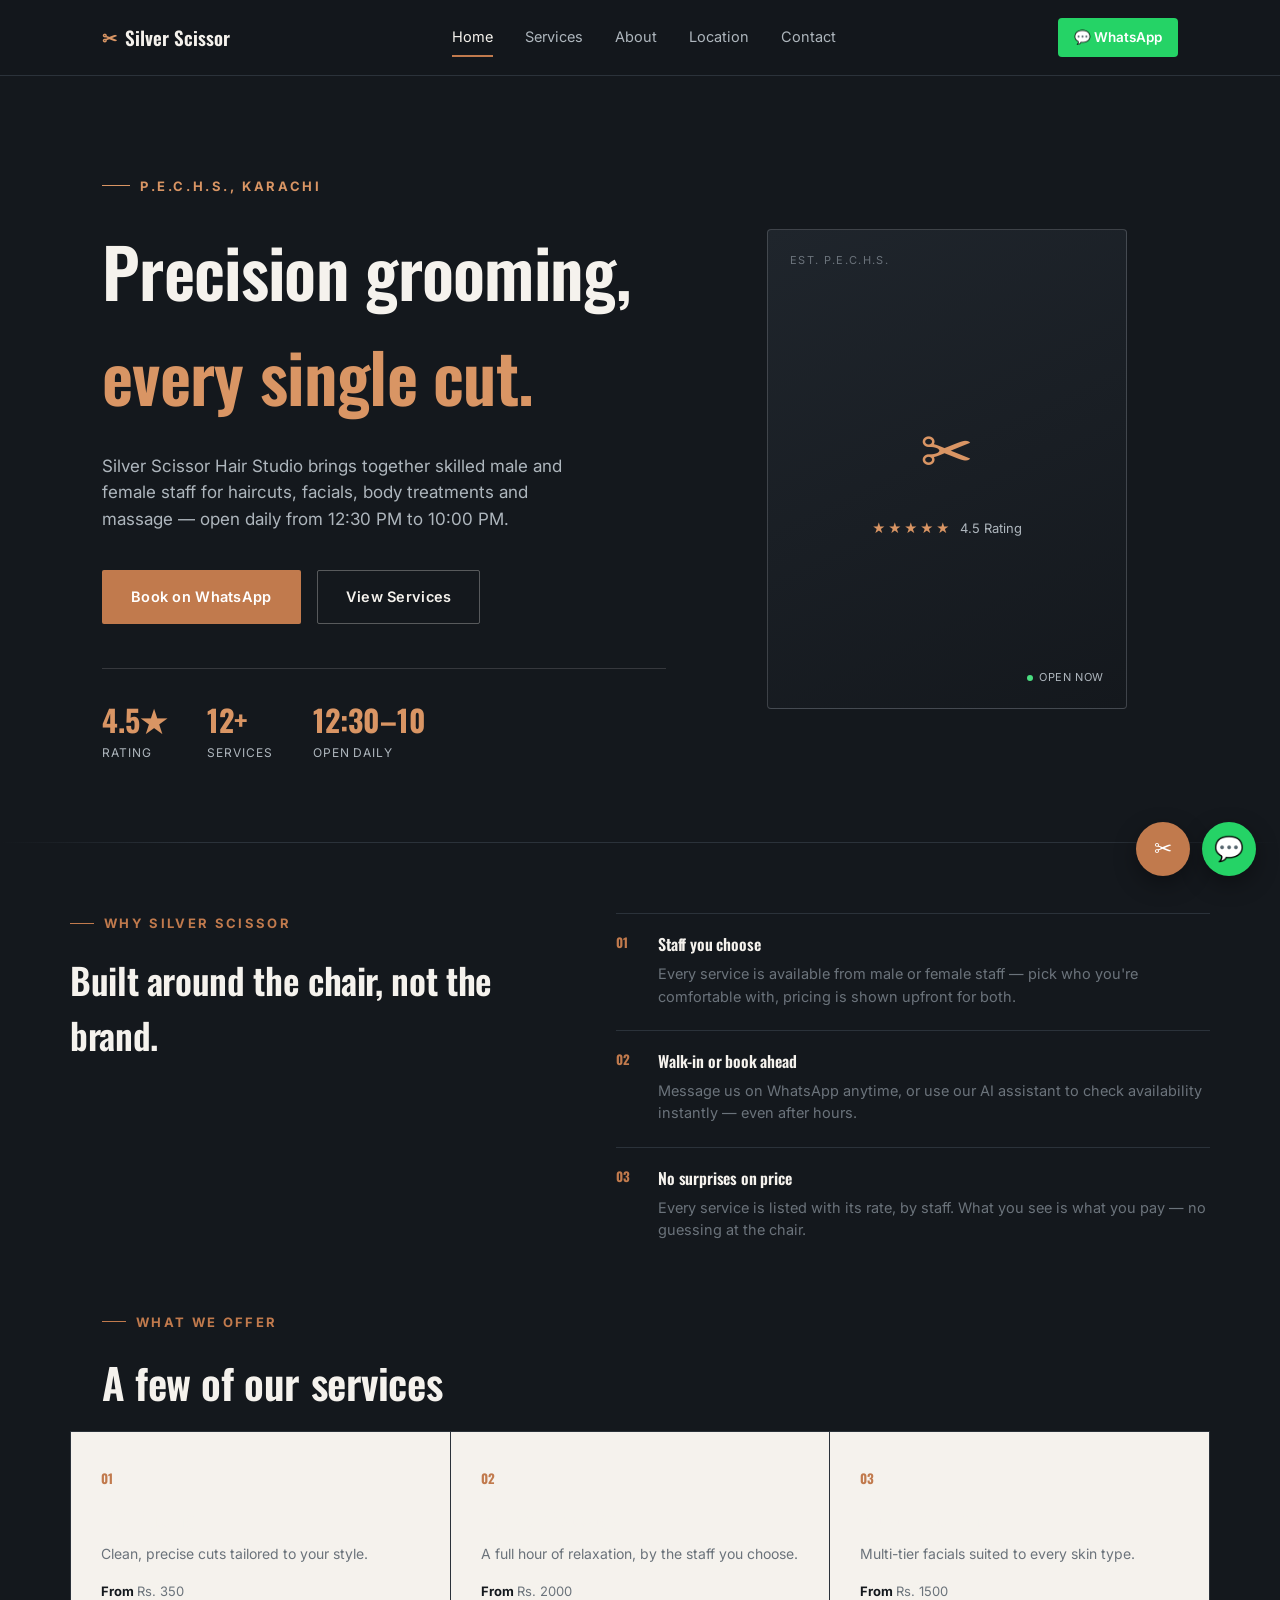
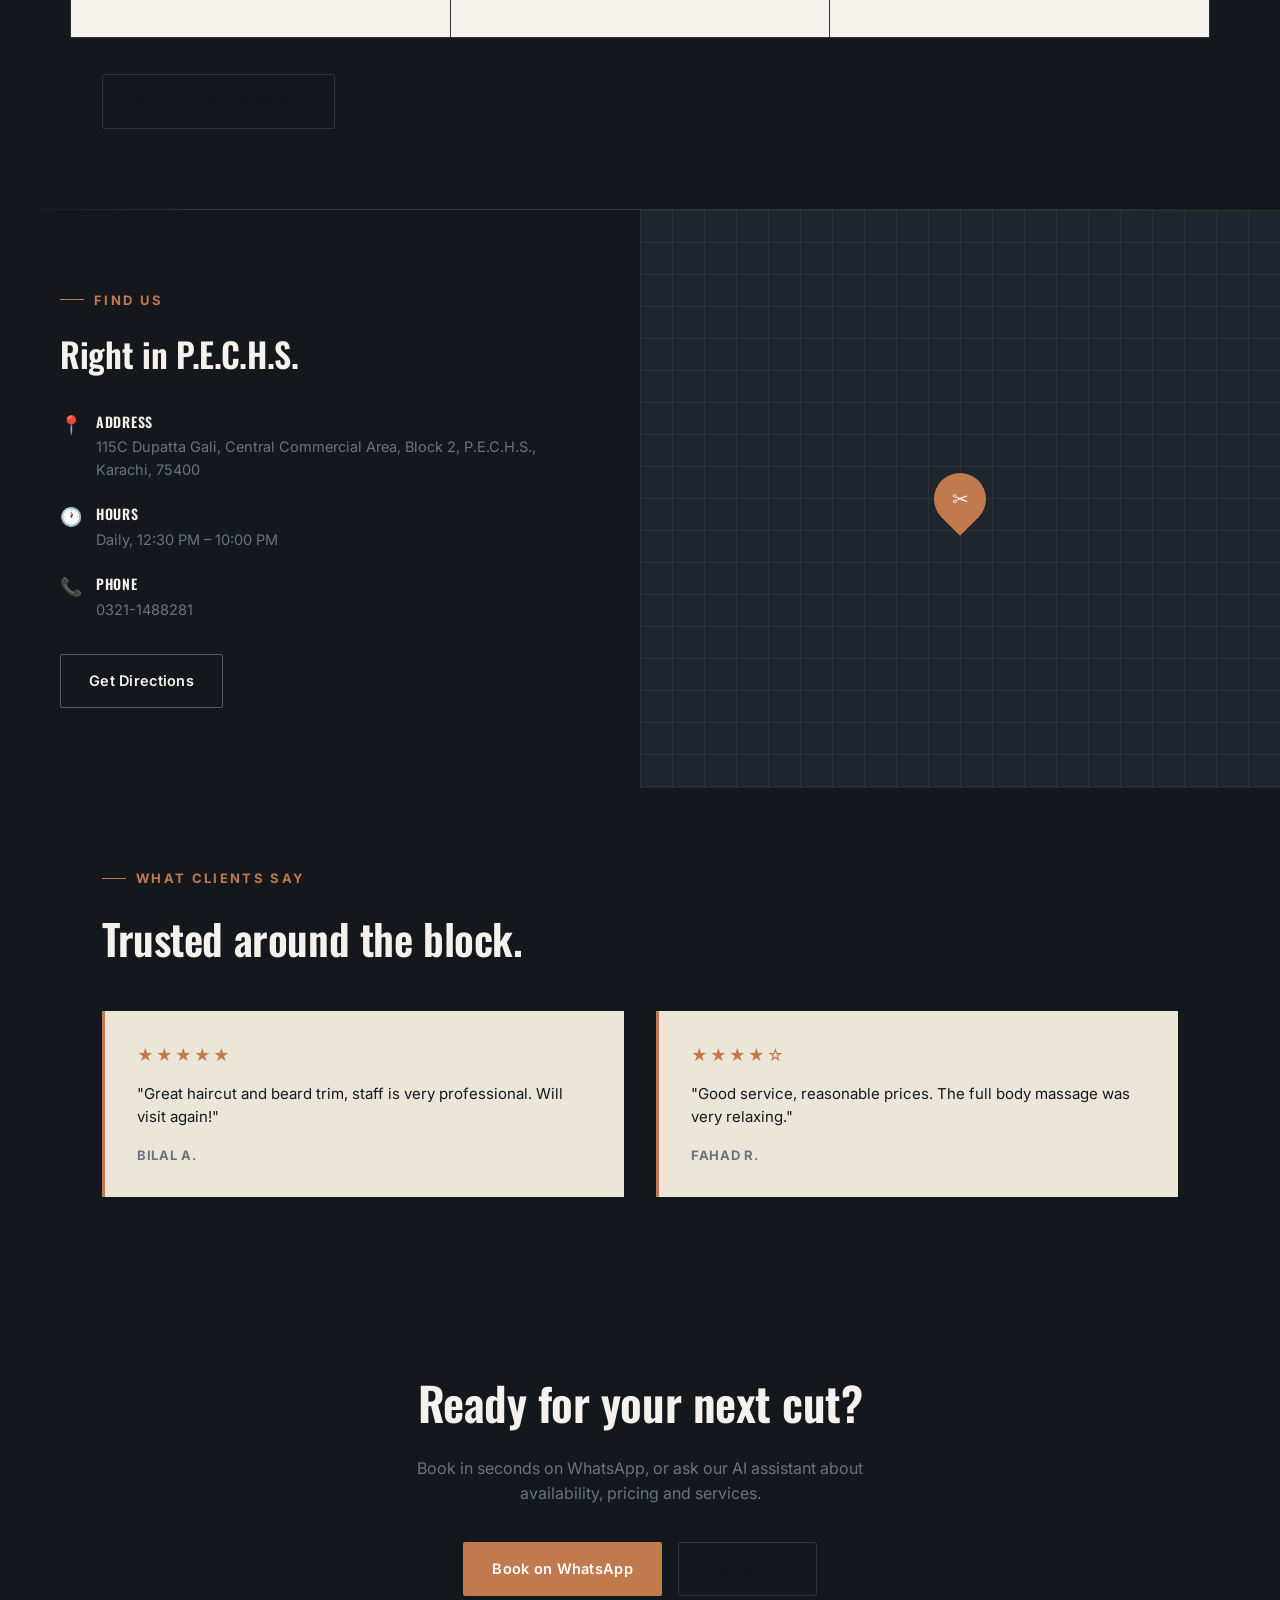
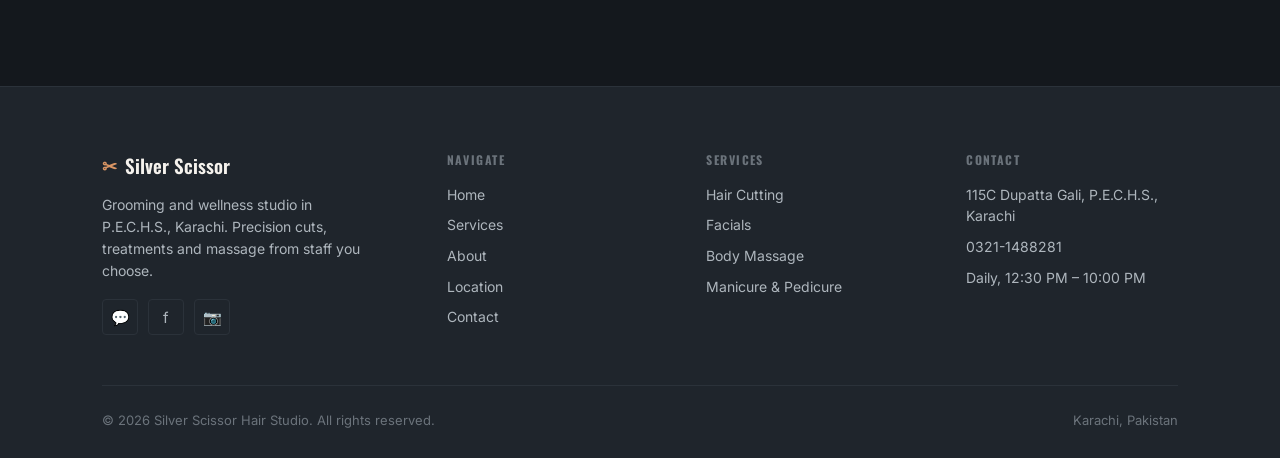
<file: index.html>
<!DOCTYPE html>
<html lang="en">
<head>
<meta charset="UTF-8">
<meta name="viewport" content="width=device-width, initial-scale=1.0">
<title>Silver Scissor Hair Studio — Grooming, Precision, Karachi</title>
<meta name="description" content="Silver Scissor Hair Studio in P.E.C.H.S., Karachi — haircuts, facials, body treatments and massage from skilled male and female staff. Book on WhatsApp today.">
<link rel="preconnect" href="https://fonts.googleapis.com">
<link href="https://fonts.googleapis.com/css2?family=Oswald:wght@500;600;700&family=Inter:wght@400;500;600;700&display=swap" rel="stylesheet">
<link rel="stylesheet" href="styles.css">
<style>
/* HOME-SPECIFIC */
.hero {
  background: var(--charcoal);
  color: var(--cream);
  padding: 100px 0 0;
  position: relative;
  overflow: hidden;
}
.hero-inner {
  display: grid;
  grid-template-columns: 1.1fr 0.9fr;
  gap: 50px;
  align-items: center;
  padding-bottom: 80px;
}
.hero-eyebrow {
  font-size: 13px;
  font-weight: 700;
  letter-spacing: 0.2em;
  text-transform: uppercase;
  color: var(--copper-light);
  margin-bottom: 22px;
  display: flex;
  align-items: center;
  gap: 10px;
}
.hero-eyebrow::before {
  content: '';
  width: 28px; height: 1px;
  background: var(--copper-light);
}
.hero h1 {
  font-size: clamp(40px, 6vw, 68px);
  color: var(--cream);
  margin-bottom: 24px;
}
.hero h1 span { color: var(--copper-light); }
.hero p.lede {
  font-size: 17px;
  color: var(--steel);
  max-width: 460px;
  margin-bottom: 38px;
}
.hero-actions {
  display: flex;
  gap: 16px;
  flex-wrap: wrap;
  margin-bottom: 44px;
}
.hero-stats {
  display: flex;
  gap: 40px;
  border-top: 1px solid rgba(245,242,237,0.15);
  padding-top: 28px;
}
.hero-stat .num {
  font-family: 'Oswald', sans-serif;
  font-size: 30px;
  color: var(--copper-light);
  font-weight: 700;
}
.hero-stat .label {
  font-size: 12px;
  color: var(--steel);
  text-transform: uppercase;
  letter-spacing: 0.08em;
}

/* Hero visual: scissor mark composition */
.hero-visual {
  position: relative;
  height: 460px;
  display: flex;
  align-items: center;
  justify-content: center;
}
.hero-card {
  position: relative;
  width: 100%;
  max-width: 360px;
  aspect-ratio: 3/4;
  background: linear-gradient(155deg, var(--charcoal-light), var(--charcoal));
  border: 1px solid rgba(184,188,194,0.25);
  border-radius: 4px;
  display: flex;
  flex-direction: column;
  align-items: center;
  justify-content: center;
  gap: 18px;
}
.hero-card .scissor-mark {
  font-size: 64px;
  color: var(--copper-light);
}
.hero-card .card-rating {
  display: flex;
  align-items: center;
  gap: 8px;
  font-size: 13px;
  color: var(--steel);
}
.hero-card .stars { color: var(--copper-light); letter-spacing: 2px; }
.hero-card .since {
  position: absolute;
  top: 22px; left: 22px;
  font-size: 11px;
  letter-spacing: 0.12em;
  text-transform: uppercase;
  color: var(--steel-dark);
}
.hero-card .open-badge {
  position: absolute;
  bottom: 22px; right: 22px;
  display: flex; align-items: center; gap: 6px;
  font-size: 11px;
  color: var(--steel);
  text-transform: uppercase;
  letter-spacing: 0.06em;
}
.dot-live { width: 6px; height: 6px; background: #4ade80; border-radius: 50%; }

/* INTRO STRIP */
.intro-strip {
  padding: 70px 0;
  display: grid;
  grid-template-columns: 0.9fr 1.1fr;
  gap: 60px;
  align-items: start;
}
.intro-strip .big-label {
  font-size: clamp(26px, 3.4vw, 36px);
}
.intro-list {
  display: grid;
  gap: 22px;
}
.intro-item {
  display: flex;
  gap: 16px;
  align-items: flex-start;
  border-top: 1px solid var(--line);
  padding-top: 18px;
}
.intro-item .ic {
  font-family: 'Oswald', sans-serif;
  font-size: 13px;
  color: var(--copper);
  font-weight: 700;
  min-width: 26px;
}
.intro-item h4 { font-size: 16px; margin-bottom: 6px; }
.intro-item p { font-size: 14.5px; color: var(--steel-dark); }

/* SERVICES PREVIEW */
.svc-grid {
  display: grid;
  grid-template-columns: repeat(3, 1fr);
  gap: 1px;
  background: var(--line);
  border: 1px solid var(--line);
}
.svc-card {
  background: var(--cream);
  padding: 36px 30px;
  transition: background 0.25s;
}
.svc-card:hover { background: var(--cream-dim); }
.svc-card .num { font-family: 'Oswald', sans-serif; color: var(--copper); font-size: 13px; font-weight: 700; margin-bottom: 16px; display: block; }
.svc-card h3 { font-size: 19px; margin-bottom: 10px; }
.svc-card p { font-size: 14px; color: var(--steel-dark); margin-bottom: 16px; }
.svc-card .from { font-size: 13px; font-weight: 700; color: var(--charcoal); }
.svc-card .from span { color: var(--steel-dark); font-weight: 400; }

/* LOCATION TEASER */
.loc-teaser {
  display: grid;
  grid-template-columns: 1fr 1fr;
  gap: 0;
}
.loc-info { padding: 80px 60px; }
.loc-map-stub {
  background: var(--charcoal-light);
  position: relative;
  min-height: 380px;
  display: flex;
  align-items: center;
  justify-content: center;
}
.loc-map-stub::before {
  content: '';
  position: absolute;
  inset: 0;
  background-image:
    linear-gradient(rgba(184,188,194,0.08) 1px, transparent 1px),
    linear-gradient(90deg, rgba(184,188,194,0.08) 1px, transparent 1px);
  background-size: 32px 32px;
}
.loc-pin {
  position: relative;
  z-index: 2;
  width: 52px; height: 52px;
  background: var(--copper);
  border-radius: 50% 50% 50% 0;
  transform: rotate(-45deg);
  display: flex; align-items: center; justify-content: center;
}
.loc-pin span { transform: rotate(45deg); font-size: 20px; }
.loc-detail { display: flex; gap: 14px; margin-bottom: 22px; }
.loc-detail .lic { color: var(--copper); font-size: 18px; min-width: 22px; }
.loc-detail h4 { font-size: 14px; letter-spacing: 0.05em; margin-bottom: 4px; }
.loc-detail p { font-size: 14.5px; color: var(--steel-dark); }

/* TESTIMONIAL STRIP */
.testi-strip {
  display: grid;
  grid-template-columns: repeat(2, 1fr);
  gap: 32px;
}
.testi-card {
  background: var(--cream-dim);
  padding: 32px;
  border-left: 3px solid var(--copper);
}
.testi-card .stars { color: var(--copper); letter-spacing: 2px; margin-bottom: 14px; display: block; }
.testi-card p.quote { font-size: 15px; color: var(--charcoal); margin-bottom: 16px; }
.testi-card .who { font-size: 13px; font-weight: 700; text-transform: uppercase; letter-spacing: 0.05em; color: var(--steel-dark); }

/* FINAL CTA */
.cta-band {
  text-align: center;
  padding: 90px 0;
}
.cta-band h2 { font-size: clamp(30px,4.4vw,46px); margin-bottom: 18px; }
.cta-band p { color: var(--steel-dark); max-width: 480px; margin: 0 auto 36px; font-size: 16px; }
.cta-actions { display: flex; gap: 16px; justify-content: center; flex-wrap: wrap; }

@media (max-width: 900px) {
  .hero-inner { grid-template-columns: 1fr; padding-top: 20px; }
  .hero-visual { height: 320px; order: -1; }
  .intro-strip { grid-template-columns: 1fr; gap: 30px; }
  .svc-grid { grid-template-columns: 1fr; }
  .loc-teaser { grid-template-columns: 1fr; }
  .loc-info { padding: 50px 24px; }
  .testi-strip { grid-template-columns: 1fr; }
}
</style>
</head>
<body>

<header class="site-header">
  <div class="header-inner">
    <a href="index.html" class="logo"><span class="mark">✂</span> Silver Scissor</a>
    <nav class="nav-links" id="navLinks">
      <a href="index.html" class="active">Home</a>
      <a href="services.html">Services</a>
      <a href="about.html">About</a>
      <a href="location.html">Location</a>
      <a href="contact.html">Contact</a>
    </nav>
    <div class="header-cta">
      <a href="https://wa.me/923211488281" target="_blank" class="btn-wa-small">💬 WhatsApp</a>
      <button class="nav-toggle" onclick="document.getElementById('navLinks').classList.toggle('mobile-open')">
        <span></span><span></span><span></span>
      </button>
    </div>
  </div>
</header>

<section class="hero">
  <div class="container hero-inner">
    <div>
      <div class="hero-eyebrow">P.E.C.H.S., Karachi</div>
      <h1>Precision grooming,<br><span>every single cut.</span></h1>
      <p class="lede">Silver Scissor Hair Studio brings together skilled male and female staff for haircuts, facials, body treatments and massage — open daily from 12:30 PM to 10:00 PM.</p>
      <div class="hero-actions">
        <a href="https://wa.me/923211488281?text=Hello! I'd like to book an appointment at Silver Scissor Hair Studio." target="_blank" class="btn btn-primary">Book on WhatsApp</a>
        <a href="services.html" class="btn btn-outline-light">View Services</a>
      </div>
      <div class="hero-stats">
        <div class="hero-stat">
          <div class="num">4.5★</div>
          <div class="label">Rating</div>
        </div>
        <div class="hero-stat">
          <div class="num">12+</div>
          <div class="label">Services</div>
        </div>
        <div class="hero-stat">
          <div class="num">12:30–10</div>
          <div class="label">Open Daily</div>
        </div>
      </div>
    </div>
    <div class="hero-visual">
      <div class="hero-card">
        <div class="since">Est. P.E.C.H.S.</div>
        <div class="scissor-mark">✂</div>
        <div class="card-rating"><span class="stars">★★★★★</span> 4.5 Rating</div>
        <div class="open-badge"><span class="dot-live"></span> Open Now</div>
      </div>
    </div>
  </div>
</section>

<div class="cut-divider"></div>

<section class="section intro-strip container">
  <div>
    <span class="eyebrow">Why Silver Scissor</span>
    <h2 class="big-label">Built around the chair, not the brand.</h2>
  </div>
  <div class="intro-list">
    <div class="intro-item">
      <span class="ic">01</span>
      <div><h4>Staff you choose</h4><p>Every service is available from male or female staff — pick who you're comfortable with, pricing is shown upfront for both.</p></div>
    </div>
    <div class="intro-item">
      <span class="ic">02</span>
      <div><h4>Walk-in or book ahead</h4><p>Message us on WhatsApp anytime, or use our AI assistant to check availability instantly — even after hours.</p></div>
    </div>
    <div class="intro-item">
      <span class="ic">03</span>
      <div><h4>No surprises on price</h4><p>Every service is listed with its rate, by staff. What you see is what you pay — no guessing at the chair.</p></div>
    </div>
  </div>
</section>

<section class="section" style="padding-top:0;">
  <div class="container">
    <span class="eyebrow">What we offer</span>
    <h2 class="section-title">A few of our services</h2>
  </div>
  <div class="svc-grid container" style="padding:0;">
    <div class="svc-card">
      <span class="num">01</span>
      <h3>Hair Cutting</h3>
      <p>Clean, precise cuts tailored to your style.</p>
      <div class="from">From <span>Rs. 350</span></div>
    </div>
    <div class="svc-card">
      <span class="num">02</span>
      <h3>Full Body Massage</h3>
      <p>A full hour of relaxation, by the staff you choose.</p>
      <div class="from">From <span>Rs. 2000</span></div>
    </div>
    <div class="svc-card">
      <span class="num">03</span>
      <h3>Facial Treatments</h3>
      <p>Multi-tier facials suited to every skin type.</p>
      <div class="from">From <span>Rs. 1500</span></div>
    </div>
  </div>
  <div class="container" style="margin-top:36px;">
    <a href="services.html" class="btn btn-outline">See Full Menu & Pricing</a>
  </div>
</section>

<div class="cut-divider flip"></div>

<section class="loc-teaser section-dark">
  <div class="loc-info">
    <span class="eyebrow">Find us</span>
    <h2 class="section-title" style="font-size:34px;">Right in P.E.C.H.S.</h2>
    <div style="margin-top:30px;">
      <div class="loc-detail">
        <span class="lic">📍</span>
        <div><h4>ADDRESS</h4><p>115C Dupatta Gali, Central Commercial Area, Block 2, P.E.C.H.S., Karachi, 75400</p></div>
      </div>
      <div class="loc-detail">
        <span class="lic">🕐</span>
        <div><h4>HOURS</h4><p>Daily, 12:30 PM – 10:00 PM</p></div>
      </div>
      <div class="loc-detail">
        <span class="lic">📞</span>
        <div><h4>PHONE</h4><p>0321-1488281</p></div>
      </div>
    </div>
    <a href="location.html" class="btn btn-outline-light" style="margin-top:10px;">Get Directions</a>
  </div>
  <div class="loc-map-stub">
    <div class="loc-pin"><span>✂</span></div>
  </div>
</section>

<section class="section">
  <div class="container">
    <span class="eyebrow">What clients say</span>
    <h2 class="section-title">Trusted around the block.</h2>
    <div class="testi-strip" style="margin-top:40px;">
      <div class="testi-card">
        <span class="stars">★★★★★</span>
        <p class="quote">"Great haircut and beard trim, staff is very professional. Will visit again!"</p>
        <div class="who">Bilal A.</div>
      </div>
      <div class="testi-card">
        <span class="stars">★★★★☆</span>
        <p class="quote">"Good service, reasonable prices. The full body massage was very relaxing."</p>
        <div class="who">Fahad R.</div>
      </div>
    </div>
  </div>
</section>

<section class="cta-band container">
  <h2>Ready for your next cut?</h2>
  <p>Book in seconds on WhatsApp, or ask our AI assistant about availability, pricing and services.</p>
  <div class="cta-actions">
    <a href="https://wa.me/923211488281?text=Hello! I'd like to book an appointment at Silver Scissor Hair Studio." target="_blank" class="btn btn-primary">Book on WhatsApp</a>
    <a href="contact.html" class="btn btn-outline">Contact Us</a>
  </div>
</section>

<footer class="site-footer">
  <div class="container">
    <div class="footer-grid">
      <div class="footer-brand">
        <a href="index.html" class="logo"><span class="mark">✂</span> Silver Scissor</a>
        <p class="footer-tagline">Grooming and wellness studio in P.E.C.H.S., Karachi. Precision cuts, treatments and massage from staff you choose.</p>
        <div class="footer-social">
          <a href="https://wa.me/923211488281" target="_blank" class="social-btn" aria-label="WhatsApp">💬</a>
          <a href="https://www.facebook.com/profile.php?id=61585368787183" target="_blank" class="social-btn" aria-label="Facebook">f</a>
          <a href="https://www.instagram.com/silverscissorhairstudio" target="_blank" class="social-btn" aria-label="Instagram">📷</a>
        </div>
      </div>
      <div class="footer-col">
        <h4>NAVIGATE</h4>
        <ul>
          <li><a href="index.html">Home</a></li>
          <li><a href="services.html">Services</a></li>
          <li><a href="about.html">About</a></li>
          <li><a href="location.html">Location</a></li>
          <li><a href="contact.html">Contact</a></li>
        </ul>
      </div>
      <div class="footer-col">
        <h4>SERVICES</h4>
        <ul>
          <li><a href="services.html">Hair Cutting</a></li>
          <li><a href="services.html">Facials</a></li>
          <li><a href="services.html">Body Massage</a></li>
          <li><a href="services.html">Manicure & Pedicure</a></li>
        </ul>
      </div>
      <div class="footer-col">
        <h4>CONTACT</h4>
        <ul>
          <li>115C Dupatta Gali, P.E.C.H.S., Karachi</li>
          <li>0321-1488281</li>
          <li>Daily, 12:30 PM – 10:00 PM</li>
        </ul>
      </div>
    </div>
    <div class="footer-bottom">
      <span>© 2026 Silver Scissor Hair Studio. All rights reserved.</span>
      <span>Karachi, Pakistan</span>
    </div>
  </div>
</footer>

<a href="https://wa.me/923211488281" target="_blank" class="wa-float" aria-label="Chat on WhatsApp">💬</a>
<button class="chat-toggle" onclick="toggleChat()" aria-label="Open chat assistant">✂</button>
<div class="chat-panel" id="chatPanel">
  <iframe src="chatbot.html" title="Silver Scissor AI Assistant"></iframe>
</div>

<script>
function toggleChat() {
  document.getElementById('chatPanel').classList.toggle('open');
}
</script>

</body>
</html>
</file>
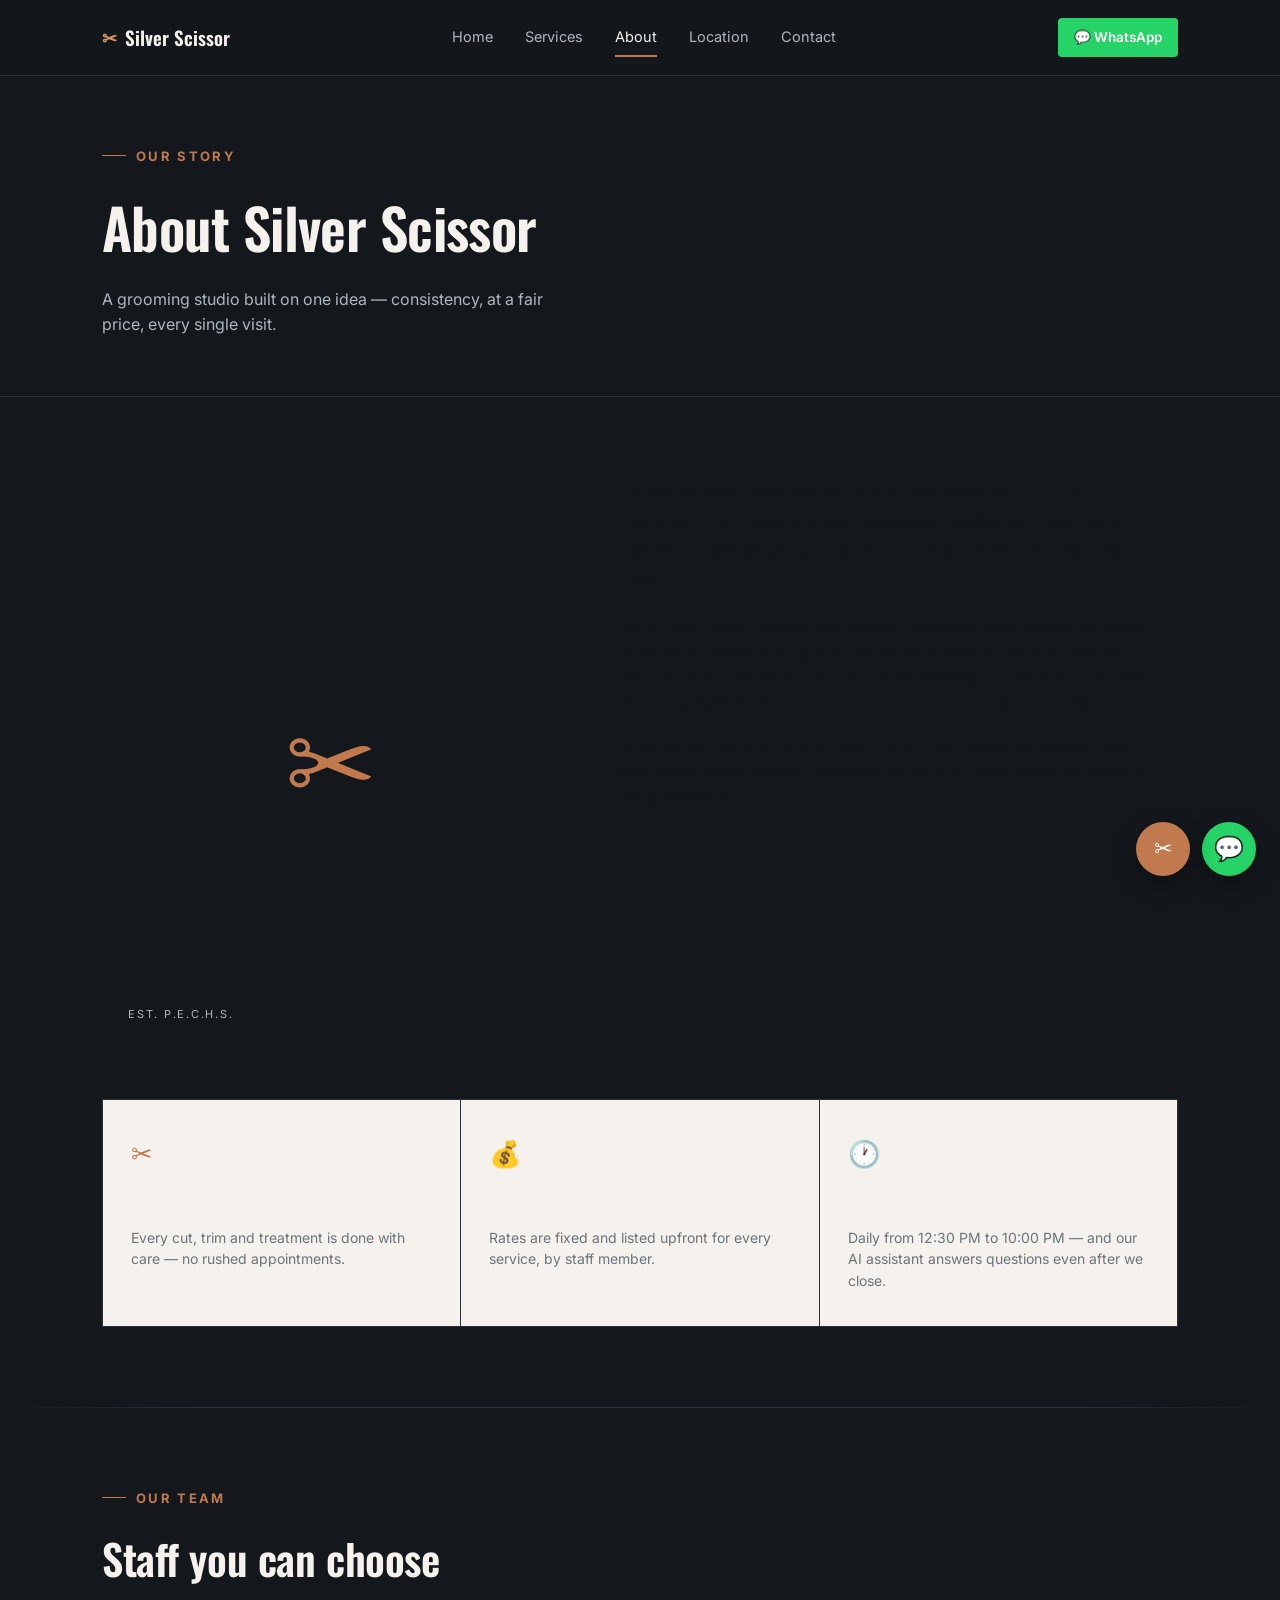
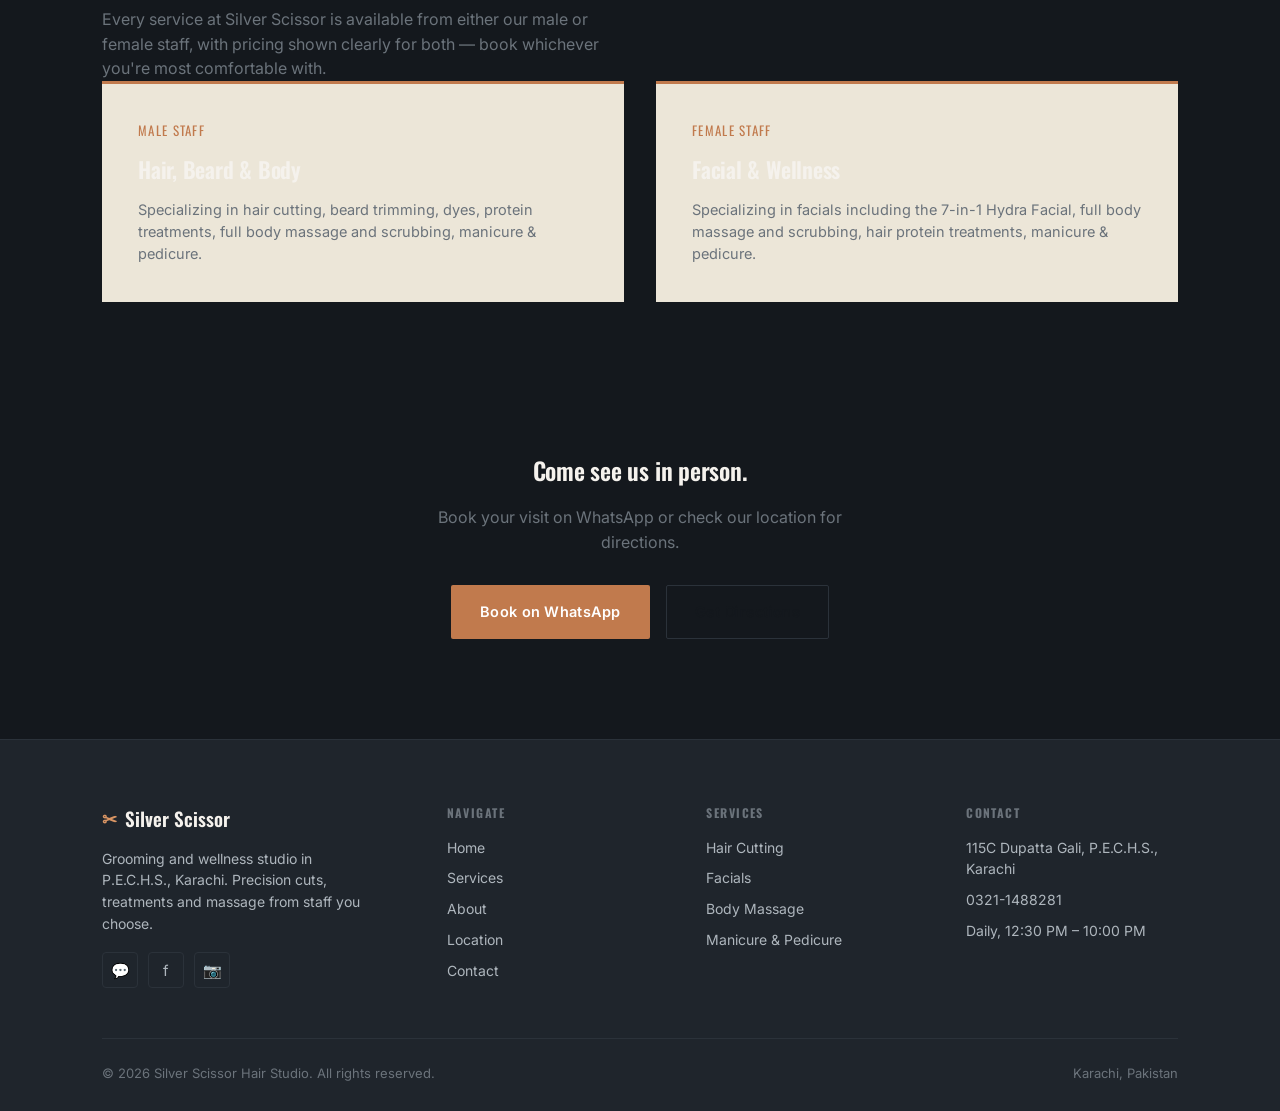
<file: about.html>
<!DOCTYPE html>
<html lang="en">
<head>
<meta charset="UTF-8">
<meta name="viewport" content="width=device-width, initial-scale=1.0">
<title>About — Silver Scissor Hair Studio</title>
<meta name="description" content="Learn about Silver Scissor Hair Studio in P.E.C.H.S., Karachi — our approach to grooming, our staff, and what makes every visit consistent.">
<link rel="preconnect" href="https://fonts.googleapis.com">
<link href="https://fonts.googleapis.com/css2?family=Oswald:wght@500;600;700&family=Inter:wght@400;500;600;700&display=swap" rel="stylesheet">
<link rel="stylesheet" href="styles.css">
<style>
.page-hero {
  background: var(--charcoal);
  color: var(--cream);
  padding: 70px 0 60px;
}
.page-hero h1 { font-size: clamp(36px,5vw,56px); color: var(--cream); }
.page-hero p { color: var(--steel); max-width: 480px; margin-top: 16px; font-size: 16px; }

.story-grid {
  display: grid;
  grid-template-columns: 0.9fr 1.1fr;
  gap: 60px;
  align-items: start;
}
.story-visual {
  aspect-ratio: 4/5;
  background: var(--charcoal);
  border-radius: 4px;
  display: flex;
  align-items: center;
  justify-content: center;
  position: relative;
  overflow: hidden;
}
.story-visual .big-mark { font-size: 110px; color: var(--copper); }
.story-visual::after {
  content: 'EST. P.E.C.H.S.';
  position: absolute;
  bottom: 26px; left: 26px;
  font-size: 11px;
  letter-spacing: 0.16em;
  color: var(--steel);
}
.story-copy p { font-size: 16px; color: var(--charcoal); margin-bottom: 20px; max-width: 540px; }
.story-copy p.lead { font-size: 19px; font-weight: 500; }

.values-grid {
  display: grid;
  grid-template-columns: repeat(3, 1fr);
  gap: 1px;
  background: var(--line);
  border: 1px solid var(--line);
  margin-top: 50px;
}
.value-card { background: var(--cream); padding: 34px 28px; }
.value-card .ic { font-size: 26px; color: var(--copper); margin-bottom: 16px; display: block; }
.value-card h3 { font-size: 17px; margin-bottom: 10px; }
.value-card p { font-size: 14px; color: var(--steel-dark); }

.staff-strip {
  display: grid;
  grid-template-columns: repeat(2, 1fr);
  gap: 32px;
}
.staff-card {
  background: var(--cream-dim);
  padding: 36px;
  border-top: 3px solid var(--copper);
}
.staff-card .role {
  font-family: 'Oswald', sans-serif;
  font-size: 13px;
  letter-spacing: 0.1em;
  text-transform: uppercase;
  color: var(--copper);
  margin-bottom: 12px;
  display: block;
}
.staff-card h3 { font-size: 22px; margin-bottom: 12px; }
.staff-card p { font-size: 14.5px; color: var(--steel-dark); }

@media (max-width: 900px) {
  .story-grid { grid-template-columns: 1fr; }
  .values-grid { grid-template-columns: 1fr; }
  .staff-strip { grid-template-columns: 1fr; }
}
</style>
</head>
<body>

<header class="site-header">
  <div class="header-inner">
    <a href="index.html" class="logo"><span class="mark">✂</span> Silver Scissor</a>
    <nav class="nav-links" id="navLinks">
      <a href="index.html">Home</a>
      <a href="services.html">Services</a>
      <a href="about.html" class="active">About</a>
      <a href="location.html">Location</a>
      <a href="contact.html">Contact</a>
    </nav>
    <div class="header-cta">
      <a href="https://wa.me/923211488281" target="_blank" class="btn-wa-small">💬 WhatsApp</a>
      <button class="nav-toggle" onclick="document.getElementById('navLinks').classList.toggle('mobile-open')">
        <span></span><span></span><span></span>
      </button>
    </div>
  </div>
</header>

<section class="page-hero">
  <div class="container">
    <span class="eyebrow">Our story</span>
    <h1>About Silver Scissor</h1>
    <p>A grooming studio built on one idea — consistency, at a fair price, every single visit.</p>
  </div>
</section>

<section class="section">
  <div class="container story-grid">
    <div class="story-visual">
      <span class="big-mark">✂</span>
    </div>
    <div class="story-copy">
      <p class="lead">Silver Scissor Hair Studio sits in the heart of P.E.C.H.S., Karachi — a grooming and wellness studio for men, with services delivered by a team of skilled male and female staff.</p>
      <p>We built our menu around one simple frustration: most grooming visits come with unclear pricing and inconsistent results. Every service we offer, from a quick haircut to a full body massage, is listed with its exact rate — by staff member — so there's never a surprise at the chair.</p>
      <p>Whether you're in for a 15-minute trim or a full relaxation session, our goal is the same: precise, professional work, on your schedule, without the guesswork.</p>
    </div>
  </div>

  <div class="container">
    <div class="values-grid">
      <div class="value-card">
        <span class="ic">✂</span>
        <h3>Precision First</h3>
        <p>Every cut, trim and treatment is done with care — no rushed appointments.</p>
      </div>
      <div class="value-card">
        <span class="ic">💰</span>
        <h3>Transparent Pricing</h3>
        <p>Rates are fixed and listed upfront for every service, by staff member.</p>
      </div>
      <div class="value-card">
        <span class="ic">🕐</span>
        <h3>Open When You Need Us</h3>
        <p>Daily from 12:30 PM to 10:00 PM — and our AI assistant answers questions even after we close.</p>
      </div>
    </div>
  </div>
</section>

<div class="cut-divider"></div>

<section class="section">
  <div class="container">
    <span class="eyebrow">Our team</span>
    <h2 class="section-title">Staff you can choose</h2>
    <p class="section-lede">Every service at Silver Scissor is available from either our male or female staff, with pricing shown clearly for both — book whichever you're most comfortable with.</p>
    <div class="staff-strip">
      <div class="staff-card">
        <span class="role">Male Staff</span>
        <h3>Hair, Beard & Body</h3>
        <p>Specializing in hair cutting, beard trimming, dyes, protein treatments, full body massage and scrubbing, manicure & pedicure.</p>
      </div>
      <div class="staff-card">
        <span class="role">Female Staff</span>
        <h3>Facial & Wellness</h3>
        <p>Specializing in facials including the 7-in-1 Hydra Facial, full body massage and scrubbing, hair protein treatments, manicure & pedicure.</p>
      </div>
    </div>
  </div>
</section>

<section class="cta-band container" style="text-align:center; padding: 70px 0 100px;">
  <h2>Come see us in person.</h2>
  <p style="color:var(--steel-dark); max-width:480px; margin: 16px auto 30px;">Book your visit on WhatsApp or check our location for directions.</p>
  <div class="cta-actions" style="display:flex; gap:16px; justify-content:center; flex-wrap:wrap;">
    <a href="https://wa.me/923211488281?text=Hello! I'd like to book an appointment at Silver Scissor Hair Studio." target="_blank" class="btn btn-primary">Book on WhatsApp</a>
    <a href="location.html" class="btn btn-outline">Get Directions</a>
  </div>
</section>

<footer class="site-footer">
  <div class="container">
    <div class="footer-grid">
      <div class="footer-brand">
        <a href="index.html" class="logo"><span class="mark">✂</span> Silver Scissor</a>
        <p class="footer-tagline">Grooming and wellness studio in P.E.C.H.S., Karachi. Precision cuts, treatments and massage from staff you choose.</p>
        <div class="footer-social">
          <a href="https://wa.me/923211488281" target="_blank" class="social-btn" aria-label="WhatsApp">💬</a>
          <a href="https://www.facebook.com/profile.php?id=61585368787183" target="_blank" class="social-btn" aria-label="Facebook">f</a>
          <a href="https://www.instagram.com/silverscissorhairstudio" target="_blank" class="social-btn" aria-label="Instagram">📷</a>
        </div>
      </div>
      <div class="footer-col">
        <h4>NAVIGATE</h4>
        <ul>
          <li><a href="index.html">Home</a></li>
          <li><a href="services.html">Services</a></li>
          <li><a href="about.html">About</a></li>
          <li><a href="location.html">Location</a></li>
          <li><a href="contact.html">Contact</a></li>
        </ul>
      </div>
      <div class="footer-col">
        <h4>SERVICES</h4>
        <ul>
          <li><a href="services.html">Hair Cutting</a></li>
          <li><a href="services.html">Facials</a></li>
          <li><a href="services.html">Body Massage</a></li>
          <li><a href="services.html">Manicure & Pedicure</a></li>
        </ul>
      </div>
      <div class="footer-col">
        <h4>CONTACT</h4>
        <ul>
          <li>115C Dupatta Gali, P.E.C.H.S., Karachi</li>
          <li>0321-1488281</li>
          <li>Daily, 12:30 PM – 10:00 PM</li>
        </ul>
      </div>
    </div>
    <div class="footer-bottom">
      <span>© 2026 Silver Scissor Hair Studio. All rights reserved.</span>
      <span>Karachi, Pakistan</span>
    </div>
  </div>
</footer>

<a href="https://wa.me/923211488281" target="_blank" class="wa-float" aria-label="Chat on WhatsApp">💬</a>
<button class="chat-toggle" onclick="toggleChat()" aria-label="Open chat assistant">✂</button>
<div class="chat-panel" id="chatPanel">
  <iframe src="chatbot.html" title="Silver Scissor AI Assistant"></iframe>
</div>

<script>
function toggleChat() {
  document.getElementById('chatPanel').classList.toggle('open');
}
</script>

</body>
</html>
</file>
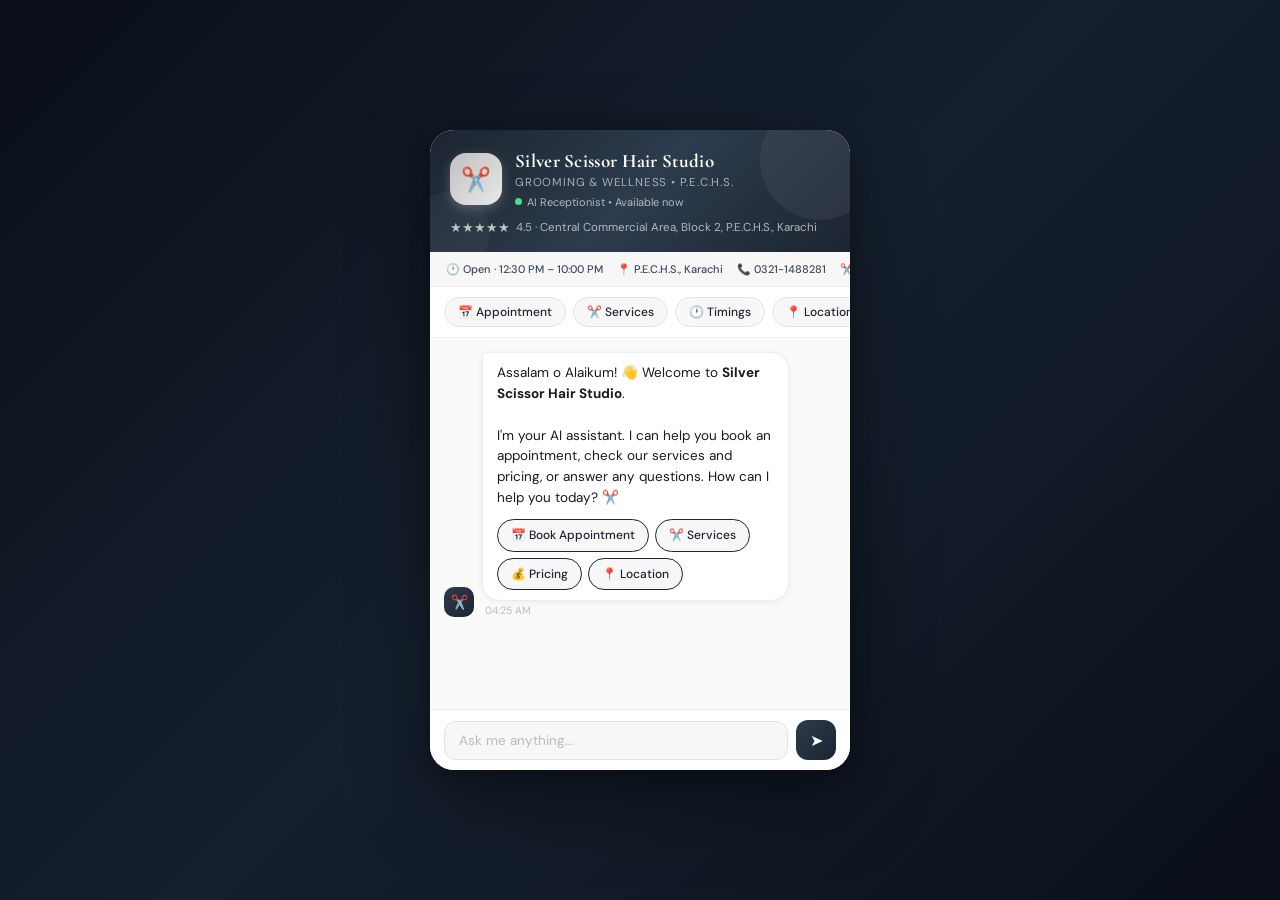
<file: chatbot.html>
<!DOCTYPE html>
<html lang="en">
<head>
<meta charset="UTF-8">
<meta name="viewport" content="width=device-width, initial-scale=1.0">
<title>Silver Scissor Hair Studio — AI Assistant</title>
<link href="https://fonts.googleapis.com/css2?family=Cormorant+Garamond:wght@400;500;600;700&family=DM+Sans:wght@300;400;500;600&display=swap" rel="stylesheet">
<style>
* { box-sizing: border-box; margin: 0; padding: 0; }

body {
  font-family: 'DM Sans', sans-serif;
  background: linear-gradient(135deg, #0a0f1a 0%, #15202d 50%, #0a0f1a 100%);
  min-height: 100vh;
  display: flex;
  align-items: center;
  justify-content: center;
  padding: 20px;
}

.widget {
  width: 100%;
  max-width: 420px;
  background: #fff;
  border-radius: 24px;
  box-shadow: 0 30px 80px rgba(0,0,0,0.4), 0 4px 20px rgba(0,0,0,0.2);
  overflow: hidden;
  display: flex;
  flex-direction: column;
  height: 640px;
}

/* HEADER */
.header {
  background: linear-gradient(135deg, #1c2530 0%, #2d3b4d 50%, #1c2530 100%);
  padding: 20px 20px 16px;
  flex-shrink: 0;
  position: relative;
  overflow: hidden;
}
.header::before {
  content: '';
  position: absolute;
  top: -30px; right: -30px;
  width: 120px; height: 120px;
  background: rgba(192,192,192,0.08);
  border-radius: 50%;
}
.header::after {
  content: '';
  position: absolute;
  bottom: -20px; left: -20px;
  width: 80px; height: 80px;
  background: rgba(192,192,192,0.05);
  border-radius: 50%;
}
.header-top {
  display: flex;
  align-items: center;
  gap: 13px;
  position: relative; z-index: 1;
}
.avatar {
  width: 52px; height: 52px;
  background: linear-gradient(135deg, #c0c0c0, #e8e8e8);
  border-radius: 16px;
  display: flex; align-items: center; justify-content: center;
  font-size: 24px;
  flex-shrink: 0;
  box-shadow: 0 4px 12px rgba(192,192,192,0.3);
}
.header-info { flex: 1; }
.clinic-title {
  font-family: 'Cormorant Garamond', serif;
  font-size: 19px; font-weight: 700;
  color: #fff; line-height: 1.2;
  letter-spacing: 0.3px;
}
.clinic-sub {
  font-size: 11.5px; color: rgba(255,255,255,0.6);
  margin-top: 2px; font-weight: 400;
  letter-spacing: 0.8px; text-transform: uppercase;
}
.online-badge {
  display: flex; align-items: center; gap: 5px;
  margin-top: 5px;
}
.online-dot {
  width: 7px; height: 7px;
  background: #4ade80;
  border-radius: 50%;
  animation: pulse 2s infinite;
}
@keyframes pulse {
  0%,100% { opacity: 1; box-shadow: 0 0 0 0 rgba(74,222,128,0.4); }
  50% { opacity: 0.7; box-shadow: 0 0 0 4px rgba(74,222,128,0); }
}
.online-text { font-size: 11px; color: rgba(255,255,255,0.65); }

.rating-bar {
  display: flex; align-items: center; gap: 6px;
  padding: 10px 0 0;
  position: relative; z-index: 1;
}
.rating-stars { color: #c0c0c0; font-size: 13px; }
.rating-text { font-size: 11.5px; color: rgba(255,255,255,0.65); }

/* INFO BAR */
.info-bar {
  background: #f7f7f8;
  border-bottom: 1px solid #ececec;
  padding: 10px 16px;
  display: flex;
  gap: 14px;
  flex-shrink: 0;
  overflow-x: auto;
}
.info-bar::-webkit-scrollbar { display: none; }
.info-item {
  display: flex; align-items: center; gap: 5px;
  font-size: 11px; color: #3d4a5c; font-weight: 500;
  white-space: nowrap;
}

/* QUICK BUTTONS */
.quick-row {
  padding: 10px 14px;
  display: flex; gap: 7px; overflow-x: auto;
  border-bottom: 1px solid #f0f0f0;
  flex-shrink: 0;
}
.quick-row::-webkit-scrollbar { display: none; }
.qbtn {
  flex-shrink: 0;
  padding: 6px 13px;
  border-radius: 20px;
  background: #f7f7f8;
  border: 1px solid #dfe3e8;
  color: #1c2530;
  font-size: 12px; font-weight: 500;
  cursor: pointer;
  transition: all 0.2s;
  font-family: 'DM Sans', sans-serif;
  white-space: nowrap;
}
.qbtn:hover { background: #1c2530; color: #fff; border-color: #1c2530; }

/* MESSAGES */
.messages {
  flex: 1;
  overflow-y: auto;
  padding: 14px;
  display: flex;
  flex-direction: column;
  gap: 10px;
  background: #fafaf9;
}
.messages::-webkit-scrollbar { width: 3px; }
.messages::-webkit-scrollbar-thumb { background: #e0e0e0; border-radius: 99px; }

.msg { display: flex; gap: 8px; align-items: flex-end; }
.msg.bot { align-self: flex-start; max-width: 88%; }
.msg.user { align-self: flex-end; max-width: 80%; flex-direction: row-reverse; }

.msg-icon {
  width: 30px; height: 30px;
  background: linear-gradient(135deg, #2d3b4d, #1c2530);
  border-radius: 10px;
  display: flex; align-items: center; justify-content: center;
  font-size: 14px; flex-shrink: 0;
}

.msg-content { display: flex; flex-direction: column; gap: 3px; }

.bubble {
  padding: 10px 14px;
  border-radius: 18px;
  font-size: 13.5px;
  line-height: 1.55;
}
.msg.bot .bubble {
  background: #fff;
  color: #1a1a1a;
  border-radius: 4px 18px 18px 18px;
  border: 1px solid #eee;
  box-shadow: 0 1px 6px rgba(0,0,0,0.06);
}
.msg.user .bubble {
  background: linear-gradient(135deg, #2d3b4d, #1c2530);
  color: #fff;
  border-radius: 18px 4px 18px 18px;
}
.msg-time { font-size: 10.5px; color: #bbb; padding: 0 3px; }
.msg.user .msg-time { text-align: right; }

/* TYPING */
.typing-dots { display: flex; gap: 4px; padding: 4px 2px; }
.typing-dots span {
  width: 7px; height: 7px;
  background: #b0b8c0; border-radius: 50%;
  animation: dot 1.2s infinite;
}
.typing-dots span:nth-child(2) { animation-delay: 0.2s; }
.typing-dots span:nth-child(3) { animation-delay: 0.4s; }
@keyframes dot {
  0%,60%,100% { transform: translateY(0); opacity: 0.5; }
  30% { transform: translateY(-5px); opacity: 1; }
}

/* OPTIONS */
.opts { display: flex; flex-wrap: wrap; gap: 6px; margin-top: 10px; }
.opt {
  padding: 6px 13px; border-radius: 20px;
  border: 1.5px solid #1c2530;
  background: #f7f7f8; color: #1c2530;
  font-size: 12px; font-weight: 500;
  cursor: pointer; transition: all 0.15s;
  font-family: 'DM Sans', sans-serif;
}
.opt:hover { background: #1c2530; color: #fff; }

/* WA BUTTON */
.wa-btn {
  display: inline-flex; align-items: center; gap: 7px;
  margin-top: 10px; padding: 9px 15px;
  background: #25d366; color: #fff;
  border-radius: 10px; font-size: 12.5px; font-weight: 600;
  text-decoration: none; transition: background 0.15s;
  font-family: 'DM Sans', sans-serif;
}
.wa-btn:hover { background: #1da851; }

/* APPOINTMENT FORM */
.appt-form {
  background: #f7f7f8;
  border: 1px solid #dfe3e8;
  border-radius: 14px;
  padding: 14px; margin-top: 10px;
}
.appt-title {
  font-family: 'Cormorant Garamond', serif;
  font-size: 15px; font-weight: 700;
  color: #1c2530; margin-bottom: 10px;
}
.appt-inp {
  width: 100%;
  background: #fff;
  border: 1px solid #ddd;
  border-radius: 8px;
  padding: 8px 12px; margin-bottom: 7px;
  font-family: 'DM Sans', sans-serif;
  font-size: 13px; color: #1a1a1a;
  outline: none;
}
.appt-inp:focus { border-color: #1c2530; }
.appt-inp::placeholder { color: #bbb; }
.appt-btn {
  width: 100%;
  background: linear-gradient(135deg, #2d3b4d, #1c2530);
  color: #fff;
  border: none; border-radius: 8px; padding: 10px;
  font-family: 'DM Sans', sans-serif; font-size: 13px;
  font-weight: 600; cursor: pointer; transition: opacity 0.15s;
}
.appt-btn:hover { opacity: 0.9; }

/* PRICE TABLE */
.price-wrap {
  background: #fff;
  border: 1px solid #eee;
  border-radius: 14px;
  padding: 12px; margin-top: 10px;
}
.price-section-title {
  font-size: 11.5px; font-weight: 700; color: #1c2530;
  text-transform: uppercase; letter-spacing: 0.5px;
  margin: 8px 0 6px; padding-top: 6px;
  border-top: 1px solid #f0f0f0;
}
.price-section-title:first-child { margin-top: 0; padding-top: 0; border-top: none; }
.price-row {
  display: flex; justify-content: space-between;
  padding: 5px 0;
  font-size: 12.5px; color: #333;
}
.price-row span:last-child { font-weight: 600; color: #1c2530; }

/* REVIEWS */
.reviews-wrap {
  background: #fff;
  border: 1px solid #eee;
  border-radius: 14px;
  padding: 12px; margin-top: 10px;
}
.review-item {
  padding: 8px 0;
  border-bottom: 1px solid #f0f0f0;
}
.review-item:last-child { border-bottom: none; padding-bottom: 0; }
.review-top {
  display: flex; justify-content: space-between;
  margin-bottom: 3px;
}
.review-name { font-size: 12.5px; font-weight: 600; color: #1a1a1a; }
.review-stars { font-size: 11px; color: #c0a000; }
.review-text { font-size: 12px; color: #666; line-height: 1.4; }

/* INPUT */
.input-area {
  padding: 10px 14px;
  background: #fff;
  border-top: 1px solid #ececec;
  display: flex; gap: 8px; align-items: center;
  flex-shrink: 0;
}
.text-input {
  flex: 1;
  background: #f7f7f8;
  border: 1.5px solid #dfe3e8;
  border-radius: 12px;
  padding: 10px 14px;
  font-family: 'DM Sans', sans-serif;
  font-size: 13.5px; color: #1a1a1a;
  outline: none; transition: border-color 0.15s;
}
.text-input:focus { border-color: #1c2530; background: #fff; }
.text-input::placeholder { color: #bbb; }
.send-btn {
  width: 40px; height: 40px;
  background: linear-gradient(135deg, #2d3b4d, #1c2530);
  border: none;
  border-radius: 12px; cursor: pointer;
  display: flex; align-items: center; justify-content: center;
  color: #fff; font-size: 16px; flex-shrink: 0;
  transition: opacity 0.15s;
}
.send-btn:hover { opacity: 0.9; }
.send-btn:disabled { opacity: 0.4; cursor: not-allowed; }

@keyframes fadeUp {
  from { opacity: 0; transform: translateY(6px); }
  to { opacity: 1; transform: translateY(0); }
}
.msg { animation: fadeUp 0.25s ease; }
</style>
</head>
<body>
<div class="widget">

  <!-- HEADER -->
  <div class="header">
    <div class="header-top">
      <div class="avatar">✂️</div>
      <div class="header-info">
        <div class="clinic-title">Silver Scissor Hair Studio</div>
        <div class="clinic-sub">Grooming & Wellness • P.E.C.H.S.</div>
        <div class="online-badge">
          <div class="online-dot"></div>
          <div class="online-text">AI Receptionist • Available now</div>
        </div>
      </div>
    </div>
    <div class="rating-bar">
      <span class="rating-stars">★★★★★</span>
      <span class="rating-text">4.5 · Central Commercial Area, Block 2, P.E.C.H.S., Karachi</span>
    </div>
  </div>

  <!-- INFO BAR -->
  <div class="info-bar">
    <div class="info-item">🕐 Open · 12:30 PM – 10:00 PM</div>
    <div class="info-item">📍 P.E.C.H.S., Karachi</div>
    <div class="info-item">📞 0321-1488281</div>
    <div class="info-item">✂️ Services from Male & Female Staff</div>
  </div>

  <!-- QUICK BUTTONS -->
  <div class="quick-row">
    <div class="qbtn" onclick="quickAsk('Book an appointment')">📅 Appointment</div>
    <div class="qbtn" onclick="quickAsk('What services do you offer?')">✂️ Services</div>
    <div class="qbtn" onclick="quickAsk('What are your timings?')">🕐 Timings</div>
    <div class="qbtn" onclick="quickAsk('Where are you located?')">📍 Location</div>
    <div class="qbtn" onclick="quickAsk('Show reviews')">⭐ Reviews</div>
    <div class="qbtn" onclick="quickAsk('Male services pricing')">💰 Male Pricing</div>
    <div class="qbtn" onclick="quickAsk('Female services pricing')">💆‍♀️ Female Pricing</div>
    <div class="qbtn" onclick="quickAsk('Full body massage')">💪 Massage</div>
  </div>

  <!-- MESSAGES -->
  <div class="messages" id="messages">
    <div class="msg bot">
      <div class="msg-icon">✂️</div>
      <div class="msg-content">
        <div class="bubble">
          Assalam o Alaikum! 👋 Welcome to <strong>Silver Scissor Hair Studio</strong>.<br><br>
          I'm your AI assistant. I can help you book an appointment, check our services and pricing, or answer any questions. How can I help you today? ✂️
          <div class="opts">
            <div class="opt" onclick="quickAsk('Book an appointment')">📅 Book Appointment</div>
            <div class="opt" onclick="quickAsk('What services do you offer?')">✂️ Services</div>
            <div class="opt" onclick="quickAsk('What are the fees?')">💰 Pricing</div>
            <div class="opt" onclick="quickAsk('Where are you located?')">📍 Location</div>
          </div>
        </div>
        <div class="msg-time" id="wt"></div>
      </div>
    </div>
  </div>

  <!-- INPUT -->
  <div class="input-area">
    <input type="text" class="text-input" id="user-input"
      placeholder="Ask me anything..."
      onkeydown="if(event.key==='Enter')sendMessage()">
    <button class="send-btn" id="send-btn" onclick="sendMessage()">➤</button>
  </div>

</div>

<script>
const C = {
  name: "Silver Scissor Hair Studio",
  location: "115C Dupatta Gali, Central Commercial Area, Block 2, P.E.C.H.S., Karachi, 75400",
  timings: "Daily, 12:30 PM to 10:00 PM",
  phone: "0321-1488281",
  whatsapp: "923211488281",
  // Each service may be available from Male Staff, Female Staff, or both — pricing depends on which staff member the customer chooses.
  services: [
    { name: "Hair Cutting", male: "Rs. 350", female: null },
    { name: "Beard Trimming", male: "Rs. 350", female: null },
    { name: "Facial", male: "Rs. 1500 / 2000 / 2500", female: "Rs. 2500 / 3000 / 3500" },
    { name: "Manicure & Pedicure", male: "Rs. 2000", female: "Rs. 3000" },
    { name: "Full Body Massage (1 Hour)", male: "Rs. 2000", female: "Rs. 4000" },
    { name: "Full Body Hair Trimming", male: "Rs. 2500", female: "Rs. 5000" },
    { name: "Full Body Scrubbing", male: "Rs. 1800", female: "Rs. 3000" },
    { name: "Hair Protein Treatment", male: "Rs. 1000", female: "Rs. 1500" },
    { name: "Hair Dye", male: "Rs. 500", female: null },
    { name: "Beard Dye", male: "Rs. 350", female: null },
    { name: "Shower", male: "Rs. 500", female: null },
    { name: "7 in 1 Hydra Facial", male: null, female: "Rs. 4500" }
  ],
  reviews: [
    { name: "Bilal A.", stars: "★★★★★", text: "Great haircut and beard trim, staff is very professional. Will visit again!" },
    { name: "Hamza S.", stars: "★★★★★", text: "Got the hydra facial done from the female staff, skin felt amazing afterwards. Very clean place." },
    { name: "Fahad R.", stars: "★★★★☆", text: "Good service, reasonable prices. The full body massage was very relaxing." },
    { name: "Owais K.", stars: "★★★★★", text: "Best manicure and pedicure I've had in PECHS. Staff is friendly and skilled." }
  ]
};

const allServiceNames = C.services.map(s => s.name);

const SYSTEM = `You are a warm, professional AI receptionist for ${C.name}, a grooming and wellness studio for male customers, located at ${C.location}. Timings: ${C.timings}. Phone: ${C.phone}. The studio has both Male and Female staff members; each service is offered by Male Staff, Female Staff, or both, and pricing depends on which staff member the customer chooses. Services and pricing: ${C.services.map(s=>`${s.name} (${s.male ? 'from Male Staff: '+s.male : 'not offered from Male Staff'}${s.male && s.female ? ', ' : ''}${s.female ? 'from Female Staff: '+s.female : (s.male ? '' : 'not offered from Female Staff')})`).join('; ')}. Keep replies short (2-3 sentences max), friendly and professional. When a customer asks about fees, ask whether they'd prefer Male or Female staff since pricing and availability differ. Respond in the same language as the customer (Urdu or English).`;

let history = [];

document.getElementById('wt').textContent = new Date().toLocaleTimeString('en-US',{hour:'2-digit',minute:'2-digit'});

function t() { return new Date().toLocaleTimeString('en-US',{hour:'2-digit',minute:'2-digit'}); }

function addBot(html) {
  const el = document.getElementById('messages');
  const d = document.createElement('div');
  d.className = 'msg bot';
  d.innerHTML = `<div class="msg-icon">✂️</div><div class="msg-content"><div class="bubble">${html}</div><div class="msg-time">${t()}</div></div>`;
  el.appendChild(d); el.scrollTop = el.scrollHeight;
}

function addUser(text) {
  const el = document.getElementById('messages');
  const d = document.createElement('div');
  d.className = 'msg user';
  d.innerHTML = `<div class="msg-content"><div class="bubble">${text}</div><div class="msg-time">${t()}</div></div>`;
  el.appendChild(d); el.scrollTop = el.scrollHeight;
}

function showTyping() {
  const el = document.getElementById('messages');
  const d = document.createElement('div');
  d.className = 'msg bot'; d.id = 'typing';
  d.innerHTML = `<div class="msg-icon">✂️</div><div class="msg-content"><div class="bubble"><div class="typing-dots"><span></span><span></span><span></span></div></div></div>`;
  el.appendChild(d); el.scrollTop = el.scrollHeight;
}

function removeTyping() { const t=document.getElementById('typing'); if(t) t.remove(); }

function waBtn(msg) {
  return `<br><a class="wa-btn" href="https://wa.me/${C.whatsapp}?text=${encodeURIComponent(msg)}" target="_blank">💬 Chat on WhatsApp</a>`;
}

function apptForm() {
  return `<div class="appt-form">
    <div class="appt-title">📅 Book Your Appointment</div>
    <input class="appt-inp" id="fn" placeholder="Your full name">
    <input class="appt-inp" id="fp" placeholder="Phone number">
    <select class="appt-inp" id="fg"><option value="">Male or Female staff?</option><option>Male Staff</option><option>Female Staff</option></select>
    <select class="appt-inp" id="fs"><option value="">Select service</option>${allServiceNames.map(s=>`<option>${s}</option>`).join('')}</select>
    <input class="appt-inp" id="fd" placeholder="Preferred date & time">
    <button class="appt-btn" onclick="submitAppt()">✓ Confirm via WhatsApp</button>
  </div>`;
}

function servicesList() {
  return `<div class="price-wrap">
    <div class="price-section-title">Our Services</div>
    ${allServiceNames.map(s=>`<div class="price-row"><span>✅ ${s}</span><span></span></div>`).join('')}
  </div>`;
}

function priceTableGender(gender) {
  const label = gender === 'female' ? 'Female Staff' : 'Male Staff';
  const list = C.services.filter(s => gender === 'female' ? s.female : s.male);
  return `<div class="price-wrap">
    <div class="price-section-title">${label}</div>
    ${list.map(s=>`<div class="price-row"><span>${s.name}</span><span>${gender === 'female' ? s.female : s.male}</span></div>`).join('')}
  </div>`;
}

function reviewsCard() {
  return `<div class="reviews-wrap">${C.reviews.map(r=>`
    <div class="review-item">
      <div class="review-top"><span class="review-name">${r.name}</span><span class="review-stars">${r.stars}</span></div>
      <div class="review-text">${r.text}</div>
    </div>`).join('')}</div>`;
}

function submitAppt() {
  const n=document.getElementById('fn')?.value||'';
  const p=document.getElementById('fp')?.value||'';
  const g=document.getElementById('fg')?.value||'Any';
  const s=document.getElementById('fs')?.value||'General';
  const d=document.getElementById('fd')?.value||'Flexible';
  if(!n||!p){alert('Please enter your name and phone number!');return;}
  const msg=`Assalam o Alaikum! Appointment request for ${C.name}.\n\n👤 Name: ${n}\n📞 Phone: ${p}\n🧑‍🦱 Staff Preference: ${g}\n✂️ Service: ${s}\n📅 Date/Time: ${d}\n\nPlease confirm my appointment. JazakAllah!`;
  window.open(`https://wa.me/${C.whatsapp}?text=${encodeURIComponent(msg)}`,'_blank');
}

async function getReply(msg) {
  const m = msg.toLowerCase();
  if (['book','appointment','schedule','visit','appoint'].some(k=>m.includes(k)))
    return `Please fill in your details below and we'll confirm your appointment right away! ✂️${apptForm()}`;
  if (['review','feedback','rating','customer'].some(k=>m.includes(k)))
    return `Here's what our valued clients say! ⭐${reviewsCard()}`;
  if (['location','address','where','kahan','direction'].some(k=>m.includes(k)))
    return `📍 We are located at <strong>${C.location}</strong>.${waBtn('Hello! Can you please share the exact directions to Silver Scissor Hair Studio?')}`;
  if (['female pricing','female staff','women price','ladies price','female services'].some(k=>m.includes(k)))
    return `Here are our rates for <strong>female staff services</strong>: ✨${priceTableGender('female')}`;
  if (['male pricing','male staff','men price','male services'].some(k=>m.includes(k)) && !m.includes('female'))
    return `Here are our rates for <strong>male staff services</strong>: ✂️${priceTableGender('male')}`;
  if (['fee','cost','price','rate','kitna','pricing'].some(k=>m.includes(k)))
    return `Pricing differs between Male and Female staff. Which would you like to see? 💰<div class="opts"><div class="opt" onclick="quickAsk('Male services pricing')">👨 Male Pricing</div><div class="opt" onclick="quickAsk('Female services pricing')">👩 Female Pricing</div></div>`;
  if (['massage'].some(k=>m.includes(k)))
    return `We offer a relaxing <strong>1 Hour Full Body Massage</strong> — Rs. 2000 (Male Staff) / Rs. 4000 (Female Staff). 💪${waBtn('Hello! I would like to book a Full Body Massage at Silver Scissor Hair Studio.')}`;

  history.push({role:'user',content:msg});
  try {
    const res = await fetch("https://silver-scissor-backend.vercel.app/api/chat",{
      method:"POST", headers:{"Content-Type":"application/json"},
      body:JSON.stringify({system:SYSTEM, messages:history})
    });
    const data = await res.json();
    const reply = data.reply || "Please contact us on WhatsApp for assistance!";
    history.push({role:'assistant',content:reply});
    const needsWA = ['book','appointment','visit'].some(k=>m.includes(k));
    return reply.replace(/\n/g,'<br>') + (needsWA ? waBtn(`Hello! I would like to book an appointment at Silver Scissor Hair Studio.`) : '');
  } catch {
    if (['service','treatment','offer','kya','facial','hair','nails','scrub'].some(k=>m.includes(k)))
      return `Here are the services we offer: ✂️${servicesList()}<div class="opts"><div class="opt" onclick="quickAsk('What are the fees?')">💰 See Pricing</div><div class="opt" onclick="quickAsk('Book an appointment')">📅 Book Now</div></div>`;
    if (['time','hour','open','timing','when','kab','waqt','close'].some(k=>m.includes(k)))
      return `🕐 We are open <strong>daily from 12:30 PM to 10:00 PM</strong>.<br><br>We recommend booking in advance to secure your slot! ✂️`;
    return `Thank you for reaching out! Our team will assist you right away.${waBtn(`Hello! I have a question: "${msg}"`)}`;
  }
}

async function sendMessage() {
  const input = document.getElementById('user-input');
  const btn = document.getElementById('send-btn');
  const text = input.value.trim();
  if (!text || btn.disabled) return;
  addUser(text); input.value = ''; btn.disabled = true;
  showTyping();
  await new Promise(r=>setTimeout(r,700+Math.random()*500));
  const reply = await getReply(text);
  removeTyping(); addBot(reply); btn.disabled = false; input.focus();
}

function quickAsk(text) {
  document.getElementById('user-input').value = text;
  sendMessage();
}
</script>
</body>
</html>
</file>
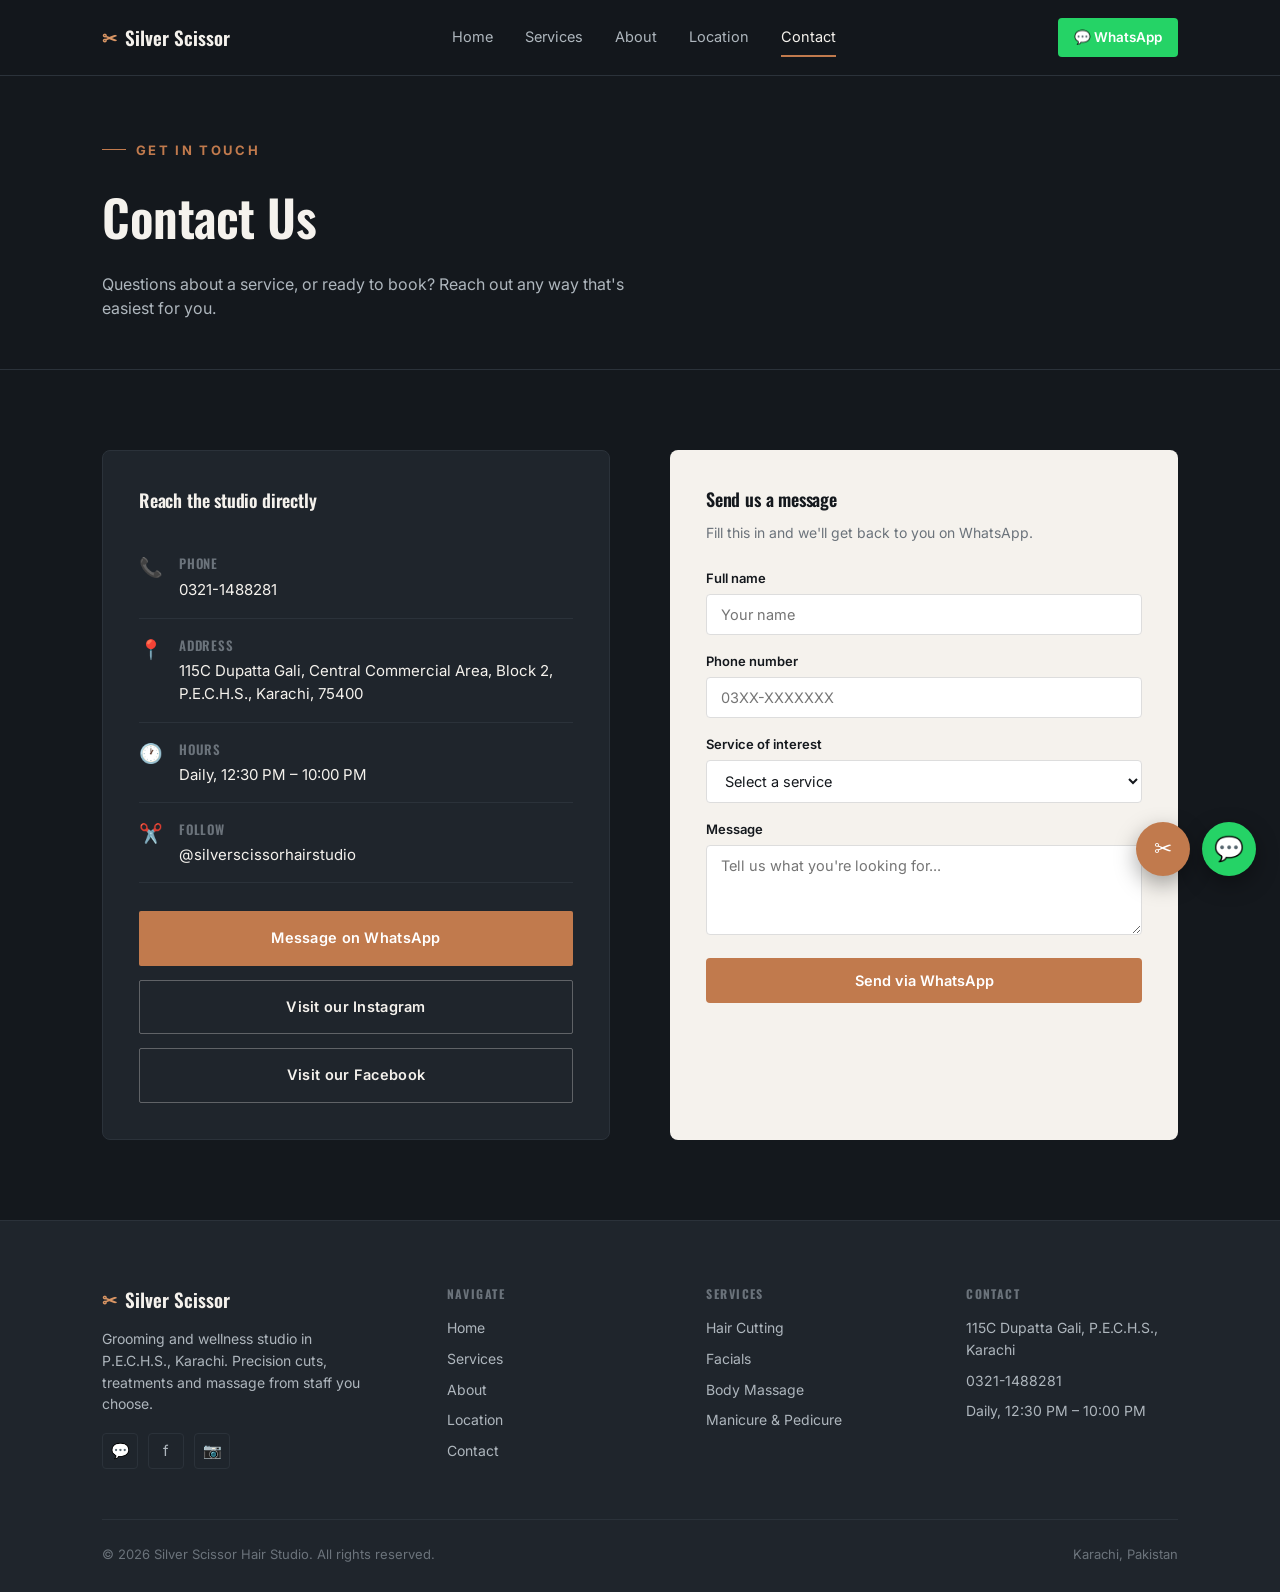
<file: contact.html>
<!DOCTYPE html>
<html lang="en">
<head>
<meta charset="UTF-8">
<meta name="viewport" content="width=device-width, initial-scale=1.0">
<title>Contact — Silver Scissor Hair Studio</title>
<meta name="description" content="Get in touch with Silver Scissor Hair Studio — call, WhatsApp, or visit us in P.E.C.H.S., Karachi. Open daily 12:30 PM to 10:00 PM.">
<link rel="preconnect" href="https://fonts.googleapis.com">
<link href="https://fonts.googleapis.com/css2?family=Oswald:wght@500;600;700&family=Inter:wght@400;500;600;700&display=swap" rel="stylesheet">
<link rel="stylesheet" href="styles.css">
<style>
.contact-layout {
  display: grid;
  grid-template-columns: 1fr 1fr;
  gap: 60px;
}
@media (max-width: 900px) {
  .contact-layout { grid-template-columns: 1fr; gap: 40px; }
}
.contact-card {
  background: var(--charcoal-light);
  border: 1px solid var(--line);
  border-radius: 8px;
  padding: 36px;
}
.contact-card h3 { font-size: 18px; margin-bottom: 22px; }
.contact-row {
  display: flex;
  gap: 16px;
  align-items: flex-start;
  padding: 16px 0;
  border-bottom: 1px solid var(--line);
}
.contact-row:last-child { border-bottom: none; }
.contact-row .ic { font-size: 19px; color: var(--copper-light); min-width: 24px; }
.contact-row h4 { font-size: 13px; letter-spacing: 0.06em; color: var(--steel-dark); margin-bottom: 4px; font-weight: 600; text-transform: uppercase; }
.contact-row p, .contact-row a { font-size: 15px; color: var(--cream); }
.contact-row a:hover { color: var(--copper-light); }

.quick-actions {
  display: flex;
  flex-direction: column;
  gap: 14px;
  margin-top: 28px;
}
.quick-actions .btn { width: 100%; justify-content: center; }

.contact-form-wrap {
  background: var(--cream);
  border-radius: 8px;
  padding: 36px;
}
.contact-form-wrap h3 { color: var(--charcoal); font-size: 18px; margin-bottom: 8px; }
.contact-form-wrap p.note { color: var(--steel-dark); font-size: 14px; margin-bottom: 24px; }
.f-row { margin-bottom: 16px; }
.f-row label { display: block; font-size: 13px; font-weight: 600; color: var(--charcoal); margin-bottom: 6px; }
.f-row input, .f-row select, .f-row textarea {
  width: 100%;
  background: #fff;
  border: 1px solid #ddd;
  border-radius: 4px;
  padding: 11px 14px;
  font-family: 'Inter', sans-serif;
  font-size: 14.5px;
  color: var(--charcoal);
  outline: none;
  transition: border-color 0.15s ease;
}
.f-row input:focus, .f-row select:focus, .f-row textarea:focus { border-color: var(--copper); }
.f-row textarea { resize: vertical; min-height: 90px; }
.form-submit-btn {
  width: 100%;
  background: var(--copper);
  color: #fff;
  border: none;
  border-radius: 4px;
  padding: 14px;
  font-family: 'Inter', sans-serif;
  font-size: 14.5px;
  font-weight: 600;
  cursor: pointer;
  transition: background 0.2s ease;
}
.form-submit-btn:hover { background: #a8633a; }
</style>
</head>
<body>

<header class="site-header">
  <div class="header-inner">
    <a href="index.html" class="logo"><span class="mark">✂</span> Silver Scissor</a>
    <nav class="nav-links" id="navLinks">
      <a href="index.html">Home</a>
      <a href="services.html">Services</a>
      <a href="about.html">About</a>
      <a href="location.html">Location</a>
      <a href="contact.html" class="active">Contact</a>
    </nav>
    <div class="header-cta">
      <a href="https://wa.me/923211488281" target="_blank" class="btn-wa-small">💬 WhatsApp</a>
      <button class="nav-toggle" onclick="document.getElementById('navLinks').classList.toggle('mobile-open')">
        <span></span><span></span><span></span>
      </button>
    </div>
  </div>
</header>

<section class="page-hero">
  <div class="container">
    <span class="eyebrow">Get in touch</span>
    <h1>Contact Us</h1>
    <p>Questions about a service, or ready to book? Reach out any way that's easiest for you.</p>
  </div>
</section>

<section class="section">
  <div class="container contact-layout">

    <div>
      <div class="contact-card">
        <h3>Reach the studio directly</h3>
        <div class="contact-row">
          <span class="ic">📞</span>
          <div><h4>Phone</h4><a href="tel:+923211488281">0321-1488281</a></div>
        </div>
        <div class="contact-row">
          <span class="ic">📍</span>
          <div><h4>Address</h4><p>115C Dupatta Gali, Central Commercial Area, Block 2, P.E.C.H.S., Karachi, 75400</p></div>
        </div>
        <div class="contact-row">
          <span class="ic">🕐</span>
          <div><h4>Hours</h4><p>Daily, 12:30 PM – 10:00 PM</p></div>
        </div>
        <div class="contact-row">
          <span class="ic">✂️</span>
          <div><h4>Follow</h4><p>@silverscissorhairstudio</p></div>
        </div>

        <div class="quick-actions">
          <a href="https://wa.me/923211488281?text=Hello! I'd like to ask about Silver Scissor Hair Studio." target="_blank" class="btn btn-primary">Message on WhatsApp</a>
          <a href="https://www.instagram.com/silverscissorhairstudio" target="_blank" class="btn btn-outline-light">Visit our Instagram</a>
          <a href="https://www.facebook.com/profile.php?id=61585368787183" target="_blank" class="btn btn-outline-light">Visit our Facebook</a>
        </div>
      </div>
    </div>

    <div class="contact-form-wrap">
      <h3>Send us a message</h3>
      <p class="note">Fill this in and we'll get back to you on WhatsApp.</p>
      <form id="contactForm">
        <div class="f-row">
          <label for="cf-name">Full name</label>
          <input type="text" id="cf-name" placeholder="Your name" required>
        </div>
        <div class="f-row">
          <label for="cf-phone">Phone number</label>
          <input type="tel" id="cf-phone" placeholder="03XX-XXXXXXX" required>
        </div>
        <div class="f-row">
          <label for="cf-service">Service of interest</label>
          <select id="cf-service">
            <option value="">Select a service</option>
            <option>Hair Cutting</option>
            <option>Beard Trimming</option>
            <option>Facial</option>
            <option>Manicure & Pedicure</option>
            <option>Full Body Massage</option>
            <option>Full Body Scrubbing</option>
            <option>7 in 1 Hydra Facial</option>
            <option>Other / Not sure</option>
          </select>
        </div>
        <div class="f-row">
          <label for="cf-msg">Message</label>
          <textarea id="cf-msg" placeholder="Tell us what you're looking for..."></textarea>
        </div>
        <button type="submit" class="form-submit-btn">Send via WhatsApp</button>
      </form>
    </div>

  </div>
</section>

<footer class="site-footer">
  <div class="container">
    <div class="footer-grid">
      <div class="footer-brand">
        <a href="index.html" class="logo"><span class="mark">✂</span> Silver Scissor</a>
        <p class="footer-tagline">Grooming and wellness studio in P.E.C.H.S., Karachi. Precision cuts, treatments and massage from staff you choose.</p>
        <div class="footer-social">
          <a href="https://wa.me/923211488281" target="_blank" class="social-btn" aria-label="WhatsApp">💬</a>
          <a href="https://www.facebook.com/profile.php?id=61585368787183" target="_blank" class="social-btn" aria-label="Facebook">f</a>
          <a href="https://www.instagram.com/silverscissorhairstudio" target="_blank" class="social-btn" aria-label="Instagram">📷</a>
        </div>
      </div>
      <div class="footer-col">
        <h4>NAVIGATE</h4>
        <ul>
          <li><a href="index.html">Home</a></li>
          <li><a href="services.html">Services</a></li>
          <li><a href="about.html">About</a></li>
          <li><a href="location.html">Location</a></li>
          <li><a href="contact.html">Contact</a></li>
        </ul>
      </div>
      <div class="footer-col">
        <h4>SERVICES</h4>
        <ul>
          <li><a href="services.html">Hair Cutting</a></li>
          <li><a href="services.html">Facials</a></li>
          <li><a href="services.html">Body Massage</a></li>
          <li><a href="services.html">Manicure & Pedicure</a></li>
        </ul>
      </div>
      <div class="footer-col">
        <h4>CONTACT</h4>
        <ul>
          <li>115C Dupatta Gali, P.E.C.H.S., Karachi</li>
          <li>0321-1488281</li>
          <li>Daily, 12:30 PM – 10:00 PM</li>
        </ul>
      </div>
    </div>
    <div class="footer-bottom">
      <span>© 2026 Silver Scissor Hair Studio. All rights reserved.</span>
      <span>Karachi, Pakistan</span>
    </div>
  </div>
</footer>

<a href="https://wa.me/923211488281" target="_blank" class="wa-float" aria-label="Chat on WhatsApp">💬</a>
<button class="chat-toggle" onclick="toggleChat()" aria-label="Open chat assistant">✂</button>
<div class="chat-panel" id="chatPanel">
  <iframe src="chatbot.html" title="Silver Scissor AI Assistant"></iframe>
</div>

<script>
function toggleChat() {
  document.getElementById('chatPanel').classList.toggle('open');
}
document.getElementById('contactForm').addEventListener('submit', function(e) {
  e.preventDefault();
  const name = document.getElementById('cf-name').value;
  const phone = document.getElementById('cf-phone').value;
  const service = document.getElementById('cf-service').value || 'Not specified';
  const msg = document.getElementById('cf-msg').value || 'No additional message';
  const text = `Hello! I'd like to get in touch with Silver Scissor Hair Studio.\n\nName: ${name}\nPhone: ${phone}\nService: ${service}\nMessage: ${msg}`;
  window.open(`https://wa.me/923211488281?text=${encodeURIComponent(text)}`, '_blank');
});
</script>

</body>
</html>
</file>
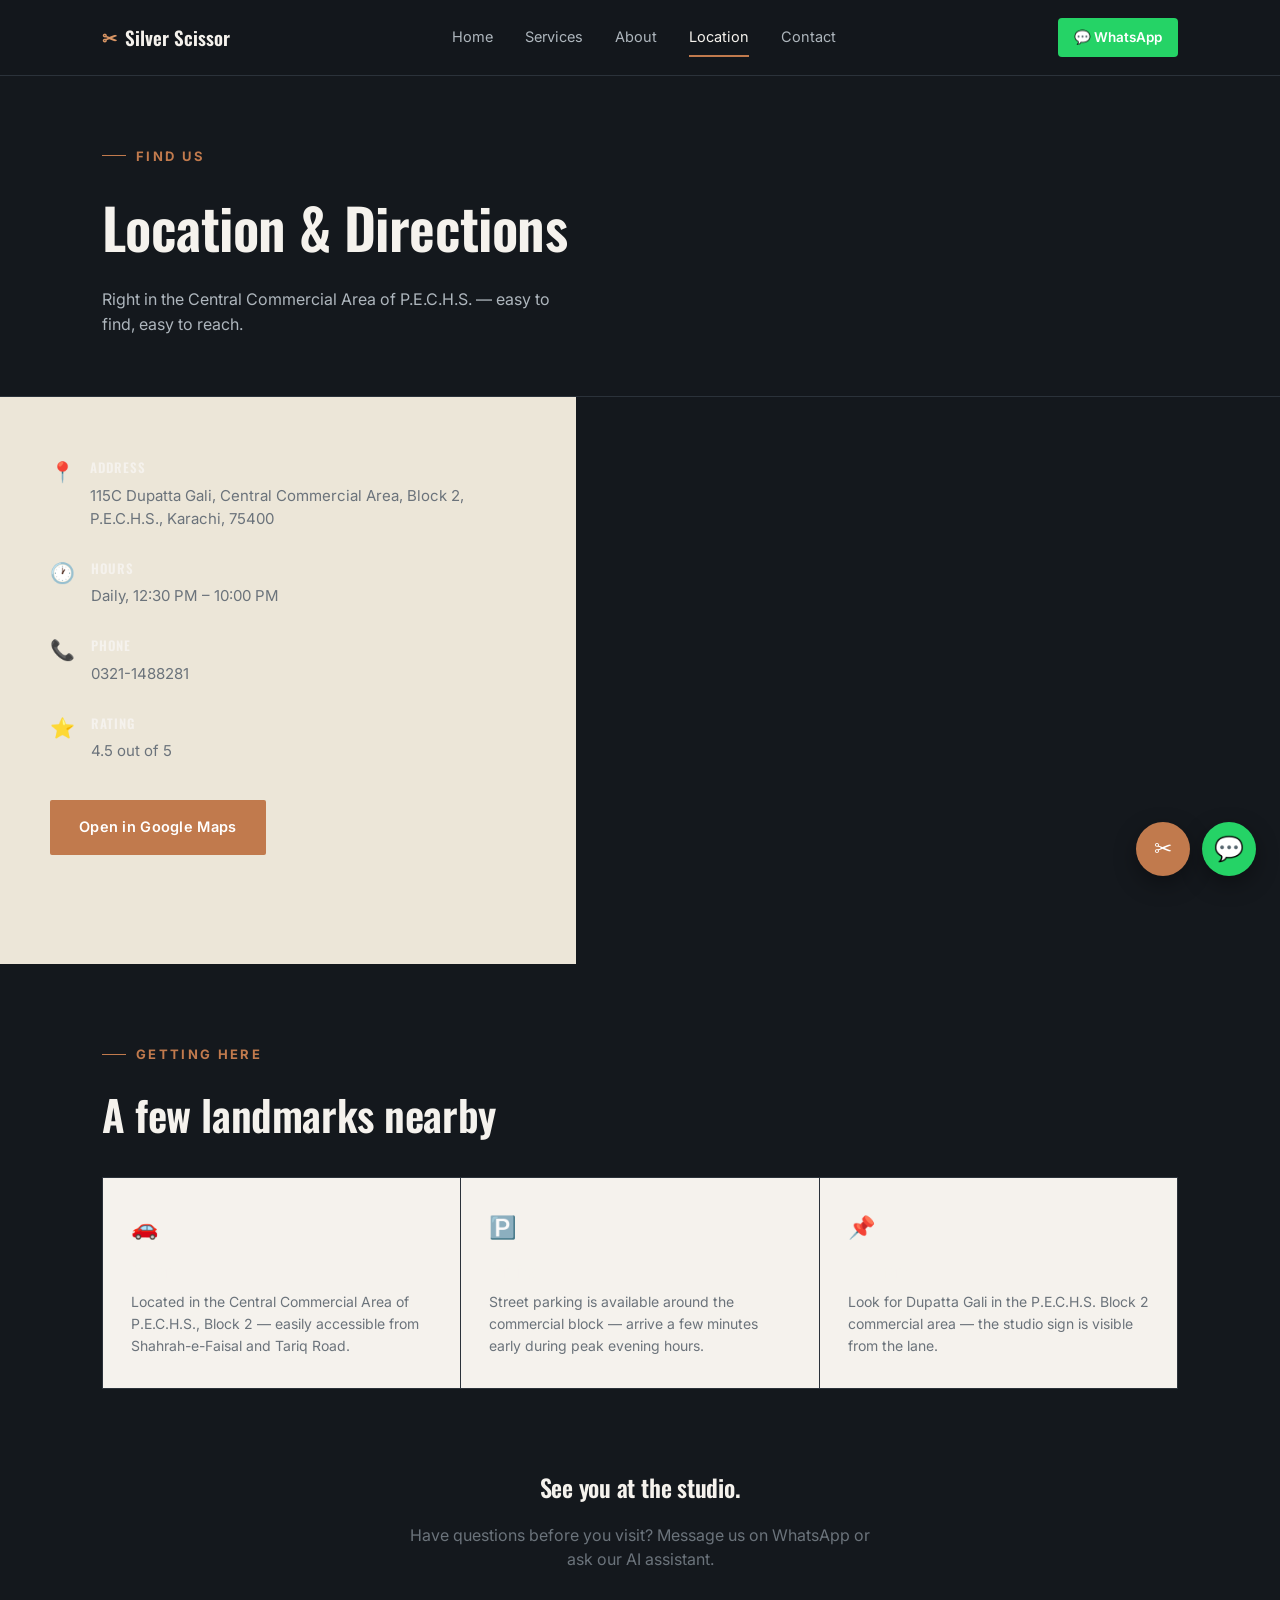
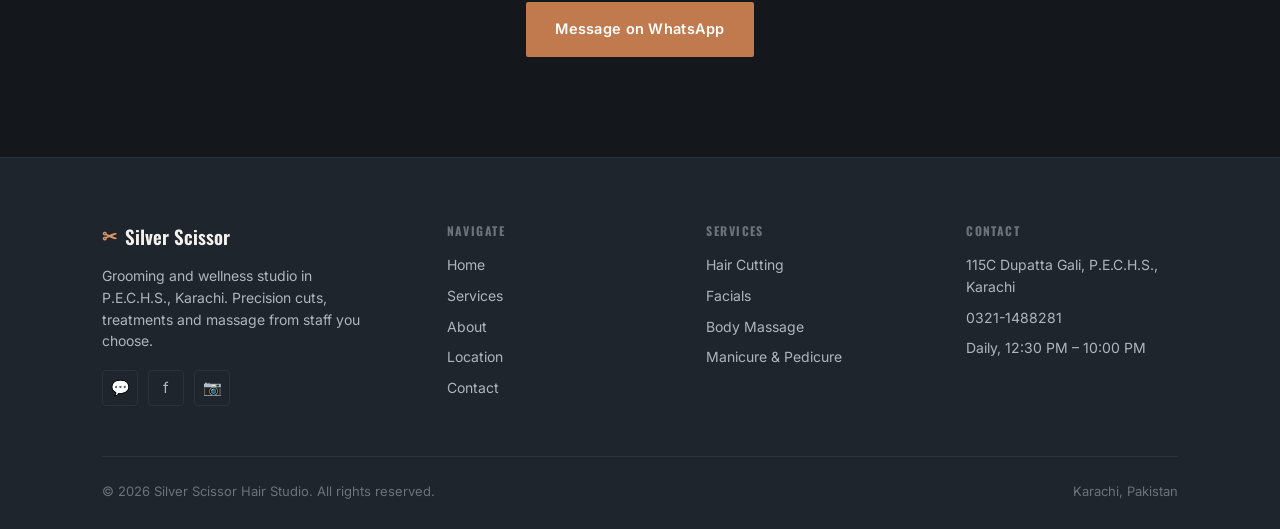
<file: location.html>
<!DOCTYPE html>
<html lang="en">
<head>
<meta charset="UTF-8">
<meta name="viewport" content="width=device-width, initial-scale=1.0">
<title>Location & Directions — Silver Scissor Hair Studio</title>
<meta name="description" content="Find Silver Scissor Hair Studio at 115C Dupatta Gali, Central Commercial Area, P.E.C.H.S., Karachi. Open daily 12:30 PM to 10:00 PM.">
<link rel="preconnect" href="https://fonts.googleapis.com">
<link href="https://fonts.googleapis.com/css2?family=Oswald:wght@500;600;700&family=Inter:wght@400;500;600;700&display=swap" rel="stylesheet">
<link rel="stylesheet" href="styles.css">
<style>
.page-hero {
  background: var(--charcoal);
  color: var(--cream);
  padding: 70px 0 60px;
}
.page-hero h1 { font-size: clamp(36px,5vw,56px); color: var(--cream); }
.page-hero p { color: var(--steel); max-width: 480px; margin-top: 16px; font-size: 16px; }

.loc-layout {
  display: grid;
  grid-template-columns: 0.9fr 1.1fr;
  gap: 0;
}
.loc-sidebar {
  padding: 60px 50px;
  background: var(--cream-dim);
}
.loc-detail-row { display: flex; gap: 16px; margin-bottom: 28px; }
.loc-detail-row .lic { font-size: 20px; color: var(--copper); min-width: 24px; }
.loc-detail-row h4 { font-size: 13px; letter-spacing: 0.08em; margin-bottom: 6px; }
.loc-detail-row p { font-size: 15px; color: var(--steel-dark); }

.map-embed-wrap {
  min-height: 560px;
  position: relative;
}
.map-embed-wrap iframe {
  width: 100%;
  height: 100%;
  min-height: 560px;
  border: none;
}

.directions-grid {
  display: grid;
  grid-template-columns: repeat(3, 1fr);
  gap: 1px;
  background: var(--line);
  border: 1px solid var(--line);
}
.direction-card { background: var(--cream); padding: 32px 28px; }
.direction-card .ic { font-size: 22px; color: var(--copper); margin-bottom: 14px; display: block; }
.direction-card h3 { font-size: 16px; margin-bottom: 8px; }
.direction-card p { font-size: 14px; color: var(--steel-dark); }

@media (max-width: 900px) {
  .loc-layout { grid-template-columns: 1fr; }
  .loc-sidebar { padding: 40px 24px; }
  .directions-grid { grid-template-columns: 1fr; }
}
</style>
</head>
<body>

<header class="site-header">
  <div class="header-inner">
    <a href="index.html" class="logo"><span class="mark">✂</span> Silver Scissor</a>
    <nav class="nav-links" id="navLinks">
      <a href="index.html">Home</a>
      <a href="services.html">Services</a>
      <a href="about.html">About</a>
      <a href="location.html" class="active">Location</a>
      <a href="contact.html">Contact</a>
    </nav>
    <div class="header-cta">
      <a href="https://wa.me/923211488281" target="_blank" class="btn-wa-small">💬 WhatsApp</a>
      <button class="nav-toggle" onclick="document.getElementById('navLinks').classList.toggle('mobile-open')">
        <span></span><span></span><span></span>
      </button>
    </div>
  </div>
</header>

<section class="page-hero">
  <div class="container">
    <span class="eyebrow">Find us</span>
    <h1>Location & Directions</h1>
    <p>Right in the Central Commercial Area of P.E.C.H.S. — easy to find, easy to reach.</p>
  </div>
</section>

<section class="loc-layout">
  <div class="loc-sidebar">
    <div class="loc-detail-row">
      <span class="lic">📍</span>
      <div><h4>ADDRESS</h4><p>115C Dupatta Gali, Central Commercial Area, Block 2, P.E.C.H.S., Karachi, 75400</p></div>
    </div>
    <div class="loc-detail-row">
      <span class="lic">🕐</span>
      <div><h4>HOURS</h4><p>Daily, 12:30 PM – 10:00 PM</p></div>
    </div>
    <div class="loc-detail-row">
      <span class="lic">📞</span>
      <div><h4>PHONE</h4><p>0321-1488281</p></div>
    </div>
    <div class="loc-detail-row">
      <span class="lic">⭐</span>
      <div><h4>RATING</h4><p>4.5 out of 5</p></div>
    </div>
    <a href="https://www.google.com/maps/place/Silver+Scissor+Hair+Studio,+115c+Dupatta+Gali,+central+commercial+area+Block+2+P.E.C.H.S.,+Karachi,+75400" target="_blank" class="btn btn-primary" style="margin-top:10px;">Open in Google Maps</a>
  </div>
  <div class="map-embed-wrap">
    <iframe
      src="https://www.google.com/maps?q=Silver+Scissor+Hair+Studio+115c+Dupatta+Gali+PECHS+Karachi&output=embed"
      allowfullscreen=""
      loading="lazy"
      referrerpolicy="no-referrer-when-downgrade">
    </iframe>
  </div>
</section>

<section class="section">
  <div class="container">
    <span class="eyebrow">Getting here</span>
    <h2 class="section-title">A few landmarks nearby</h2>
    <div class="directions-grid" style="margin-top:30px;">
      <div class="direction-card">
        <span class="ic">🚗</span>
        <h3>By Car</h3>
        <p>Located in the Central Commercial Area of P.E.C.H.S., Block 2 — easily accessible from Shahrah-e-Faisal and Tariq Road.</p>
      </div>
      <div class="direction-card">
        <span class="ic">🅿️</span>
        <h3>Parking</h3>
        <p>Street parking is available around the commercial block — arrive a few minutes early during peak evening hours.</p>
      </div>
      <div class="direction-card">
        <span class="ic">📌</span>
        <h3>Landmark</h3>
        <p>Look for Dupatta Gali in the P.E.C.H.S. Block 2 commercial area — the studio sign is visible from the lane.</p>
      </div>
    </div>
  </div>
</section>

<section class="cta-band container" style="text-align:center; padding: 0 0 100px;">
  <h2>See you at the studio.</h2>
  <p style="color:var(--steel-dark); max-width:480px; margin: 16px auto 30px;">Have questions before you visit? Message us on WhatsApp or ask our AI assistant.</p>
  <div class="cta-actions" style="display:flex; gap:16px; justify-content:center; flex-wrap:wrap;">
    <a href="https://wa.me/923211488281?text=Hello! I'd like to ask about visiting Silver Scissor Hair Studio." target="_blank" class="btn btn-primary">Message on WhatsApp</a>
  </div>
</section>

<footer class="site-footer">
  <div class="container">
    <div class="footer-grid">
      <div class="footer-brand">
        <a href="index.html" class="logo"><span class="mark">✂</span> Silver Scissor</a>
        <p class="footer-tagline">Grooming and wellness studio in P.E.C.H.S., Karachi. Precision cuts, treatments and massage from staff you choose.</p>
        <div class="footer-social">
          <a href="https://wa.me/923211488281" target="_blank" class="social-btn" aria-label="WhatsApp">💬</a>
          <a href="https://www.facebook.com/profile.php?id=61585368787183" target="_blank" class="social-btn" aria-label="Facebook">f</a>
          <a href="https://www.instagram.com/silverscissorhairstudio" target="_blank" class="social-btn" aria-label="Instagram">📷</a>
        </div>
      </div>
      <div class="footer-col">
        <h4>NAVIGATE</h4>
        <ul>
          <li><a href="index.html">Home</a></li>
          <li><a href="services.html">Services</a></li>
          <li><a href="about.html">About</a></li>
          <li><a href="location.html">Location</a></li>
          <li><a href="contact.html">Contact</a></li>
        </ul>
      </div>
      <div class="footer-col">
        <h4>SERVICES</h4>
        <ul>
          <li><a href="services.html">Hair Cutting</a></li>
          <li><a href="services.html">Facials</a></li>
          <li><a href="services.html">Body Massage</a></li>
          <li><a href="services.html">Manicure & Pedicure</a></li>
        </ul>
      </div>
      <div class="footer-col">
        <h4>CONTACT</h4>
        <ul>
          <li>115C Dupatta Gali, P.E.C.H.S., Karachi</li>
          <li>0321-1488281</li>
          <li>Daily, 12:30 PM – 10:00 PM</li>
        </ul>
      </div>
    </div>
    <div class="footer-bottom">
      <span>© 2026 Silver Scissor Hair Studio. All rights reserved.</span>
      <span>Karachi, Pakistan</span>
    </div>
  </div>
</footer>

<a href="https://wa.me/923211488281" target="_blank" class="wa-float" aria-label="Chat on WhatsApp">💬</a>
<button class="chat-toggle" onclick="toggleChat()" aria-label="Open chat assistant">✂</button>
<div class="chat-panel" id="chatPanel">
  <iframe src="chatbot.html" title="Silver Scissor AI Assistant"></iframe>
</div>

<script>
function toggleChat() {
  document.getElementById('chatPanel').classList.toggle('open');
}
</script>

</body>
</html>
</file>
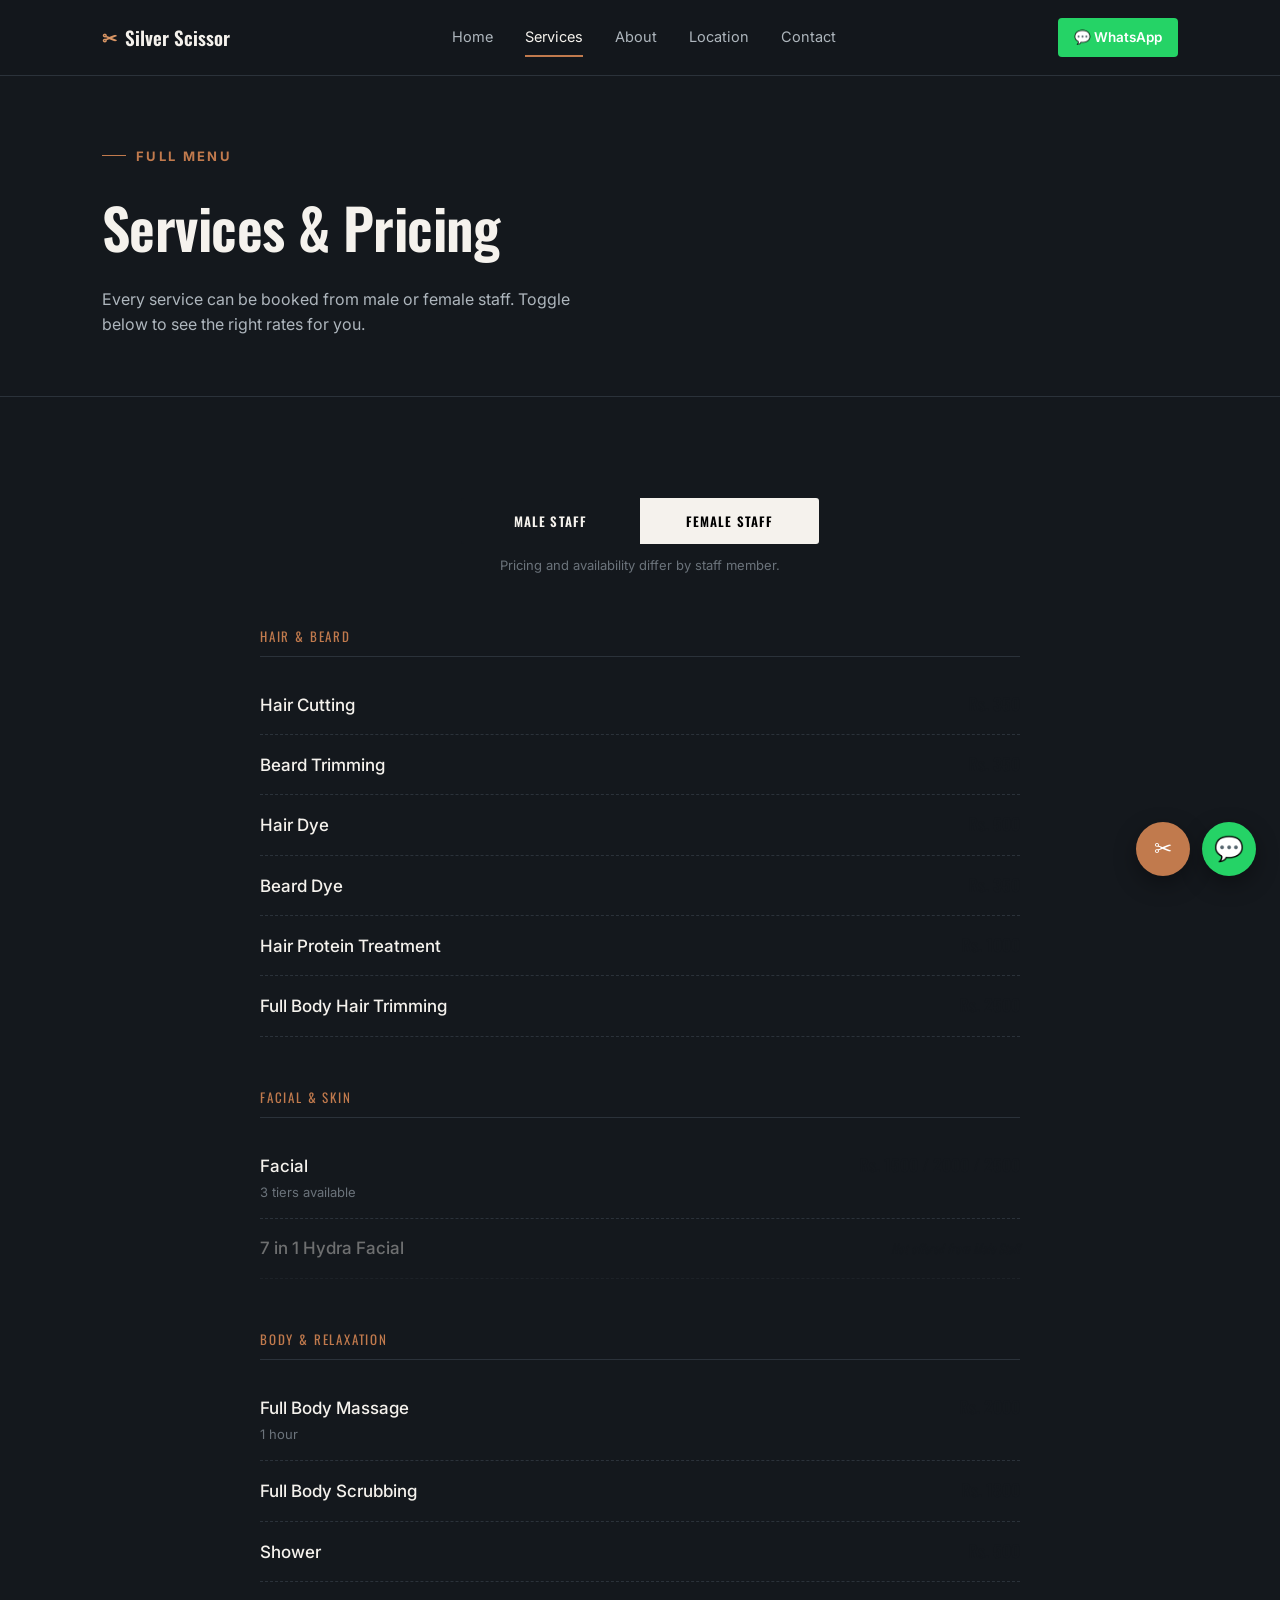
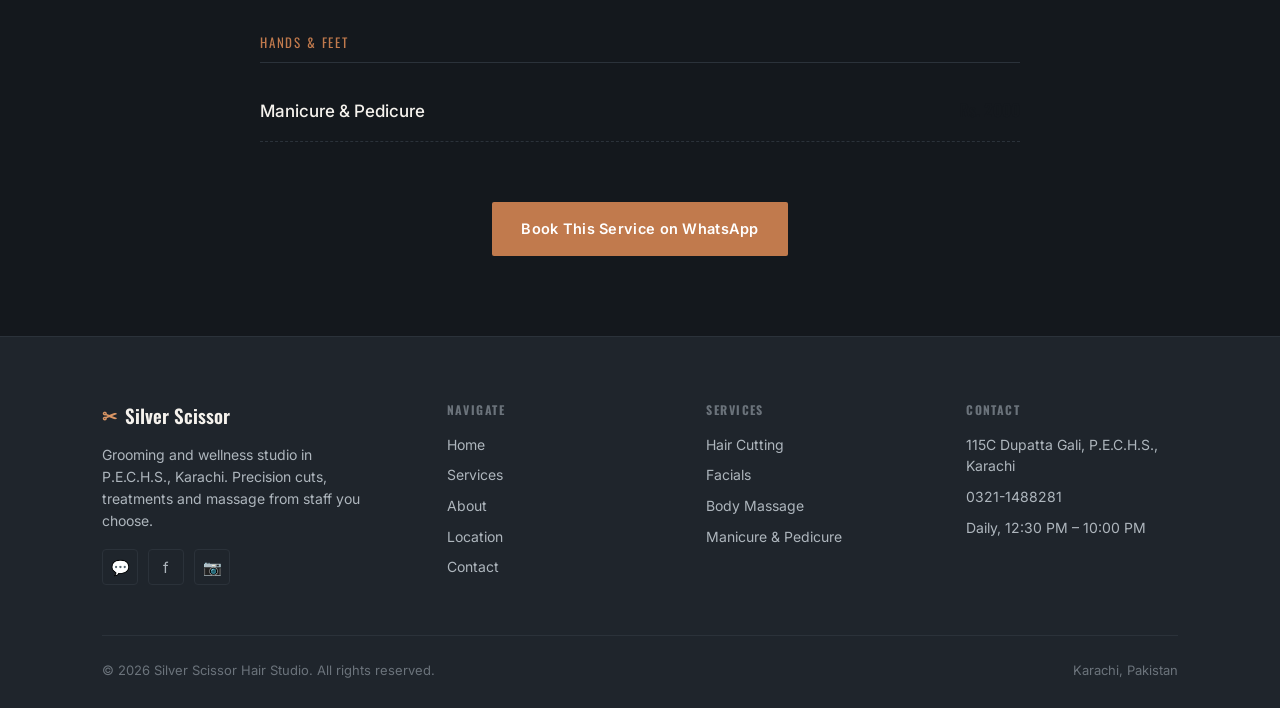
<file: services.html>
<!DOCTYPE html>
<html lang="en">
<head>
<meta charset="UTF-8">
<meta name="viewport" content="width=device-width, initial-scale=1.0">
<title>Services & Pricing — Silver Scissor Hair Studio</title>
<meta name="description" content="Full service menu and pricing at Silver Scissor Hair Studio, Karachi — haircuts, facials, scrubs and massage from male or female staff.">
<link rel="preconnect" href="https://fonts.googleapis.com">
<link href="https://fonts.googleapis.com/css2?family=Oswald:wght@500;600;700&family=Inter:wght@400;500;600;700&display=swap" rel="stylesheet">
<link rel="stylesheet" href="styles.css">
<style>
.page-hero {
  background: var(--charcoal);
  color: var(--cream);
  padding: 70px 0 60px;
}
.page-hero h1 { font-size: clamp(36px,5vw,56px); color: var(--cream); }
.page-hero p { color: var(--steel); max-width: 480px; margin-top: 16px; font-size: 16px; }

.staff-toggle {
  display: flex;
  gap: 0;
  margin: 50px auto 10px;
  max-width: 360px;
  border: 1.5px solid var(--charcoal);
  border-radius: 4px;
  overflow: hidden;
}
.staff-toggle button {
  flex: 1;
  padding: 13px 0;
  background: var(--cream);
  border: none;
  font-family: 'Oswald', sans-serif;
  font-size: 13px;
  letter-spacing: 0.08em;
  text-transform: uppercase;
  font-weight: 600;
  cursor: pointer;
  transition: all 0.2s;
}
.staff-toggle button.active {
  background: var(--charcoal);
  color: var(--cream);
}
.toggle-note {
  text-align: center;
  font-size: 13px;
  color: var(--steel-dark);
  margin-bottom: 50px;
}

.menu-wrap { max-width: 760px; margin: 0 auto; }
.menu-section-title {
  font-family: 'Oswald', sans-serif;
  font-size: 13px;
  letter-spacing: 0.14em;
  text-transform: uppercase;
  color: var(--copper);
  margin: 50px 0 18px;
  padding-bottom: 10px;
  border-bottom: 1px solid var(--line);
}
.menu-section-title:first-child { margin-top: 0; }
.menu-row {
  display: flex;
  justify-content: space-between;
  align-items: baseline;
  padding: 16px 0;
  border-bottom: 1px dashed var(--line);
  gap: 20px;
}
.menu-row .name { font-size: 17px; font-weight: 500; }
.menu-row .name small { display: block; font-size: 13px; color: var(--steel-dark); font-weight: 400; margin-top: 3px;}
.menu-row .price {
  font-family: 'Oswald', sans-serif;
  font-size: 17px;
  font-weight: 600;
  color: var(--charcoal);
  white-space: nowrap;
}
.menu-row.unavailable { opacity: 0.4; }
.menu-row.unavailable .price { font-size: 13px; font-weight: 400; font-style: italic; }

.menu-cta {
  text-align: center;
  margin: 60px auto 0;
}

@media (max-width: 600px) {
  .menu-row { flex-direction: column; align-items: flex-start; gap: 4px; }
}
</style>
</head>
<body>

<header class="site-header">
  <div class="header-inner">
    <a href="index.html" class="logo"><span class="mark">✂</span> Silver Scissor</a>
    <nav class="nav-links" id="navLinks">
      <a href="index.html">Home</a>
      <a href="services.html" class="active">Services</a>
      <a href="about.html">About</a>
      <a href="location.html">Location</a>
      <a href="contact.html">Contact</a>
    </nav>
    <div class="header-cta">
      <a href="https://wa.me/923211488281" target="_blank" class="btn-wa-small">💬 WhatsApp</a>
      <button class="nav-toggle" onclick="document.getElementById('navLinks').classList.toggle('mobile-open')">
        <span></span><span></span><span></span>
      </button>
    </div>
  </div>
</header>

<section class="page-hero">
  <div class="container">
    <span class="eyebrow">Full menu</span>
    <h1>Services & Pricing</h1>
    <p>Every service can be booked from male or female staff. Toggle below to see the right rates for you.</p>
  </div>
</section>

<section class="section" style="padding-top:50px;">
  <div class="container">

    <div class="staff-toggle">
      <button class="active" id="btnMale" onclick="showStaff('male')">Male Staff</button>
      <button id="btnFemale" onclick="showStaff('female')">Female Staff</button>
    </div>
    <p class="toggle-note">Pricing and availability differ by staff member.</p>

    <div class="menu-wrap" id="menuMale">
      <div class="menu-section-title">Hair & Beard</div>
      <div class="menu-row"><div class="name">Hair Cutting</div><div class="price">Rs. 350</div></div>
      <div class="menu-row"><div class="name">Beard Trimming</div><div class="price">Rs. 350</div></div>
      <div class="menu-row"><div class="name">Hair Dye</div><div class="price">Rs. 500</div></div>
      <div class="menu-row"><div class="name">Beard Dye</div><div class="price">Rs. 350</div></div>
      <div class="menu-row"><div class="name">Hair Protein Treatment</div><div class="price">Rs. 1000</div></div>
      <div class="menu-row"><div class="name">Full Body Hair Trimming</div><div class="price">Rs. 2500</div></div>

      <div class="menu-section-title">Facial & Skin</div>
      <div class="menu-row"><div class="name">Facial <small>3 tiers available</small></div><div class="price">Rs. 1500 / 2000 / 2500</div></div>
      <div class="menu-row unavailable"><div class="name">7 in 1 Hydra Facial</div><div class="price">Not offered from Male Staff</div></div>

      <div class="menu-section-title">Body & Relaxation</div>
      <div class="menu-row"><div class="name">Full Body Massage <small>1 hour</small></div><div class="price">Rs. 2000</div></div>
      <div class="menu-row"><div class="name">Full Body Scrubbing</div><div class="price">Rs. 1800</div></div>
      <div class="menu-row"><div class="name">Shower</div><div class="price">Rs. 500</div></div>

      <div class="menu-section-title">Hands & Feet</div>
      <div class="menu-row"><div class="name">Manicure & Pedicure</div><div class="price">Rs. 2000</div></div>
    </div>

    <div class="menu-wrap" id="menuFemale" style="display:none;">
      <div class="menu-section-title">Facial & Skin</div>
      <div class="menu-row"><div class="name">Facial <small>3 tiers available</small></div><div class="price">Rs. 2500 / 3000 / 3500</div></div>
      <div class="menu-row"><div class="name">7 in 1 Hydra Facial</div><div class="price">Rs. 4500</div></div>

      <div class="menu-section-title">Body & Relaxation</div>
      <div class="menu-row"><div class="name">Full Body Massage <small>1 hour</small></div><div class="price">Rs. 4000</div></div>
      <div class="menu-row"><div class="name">Full Body Scrubbing</div><div class="price">Rs. 3000</div></div>
      <div class="menu-row"><div class="name">Full Body Hair Trimming</div><div class="price">Rs. 5000</div></div>
      <div class="menu-row"><div class="name">Hair Protein Treatment</div><div class="price">Rs. 1500</div></div>

      <div class="menu-section-title">Hands & Feet</div>
      <div class="menu-row"><div class="name">Manicure & Pedicure</div><div class="price">Rs. 3000</div></div>

      <div class="menu-section-title">Hair & Beard</div>
      <div class="menu-row unavailable"><div class="name">Hair Cutting</div><div class="price">Not offered from Female Staff</div></div>
      <div class="menu-row unavailable"><div class="name">Beard Trimming</div><div class="price">Not offered from Female Staff</div></div>
    </div>

    <div class="menu-cta">
      <a href="https://wa.me/923211488281?text=Hello! I'd like to book an appointment at Silver Scissor Hair Studio." target="_blank" class="btn btn-primary">Book This Service on WhatsApp</a>
    </div>

  </div>
</section>

<footer class="site-footer">
  <div class="container">
    <div class="footer-grid">
      <div class="footer-brand">
        <a href="index.html" class="logo"><span class="mark">✂</span> Silver Scissor</a>
        <p class="footer-tagline">Grooming and wellness studio in P.E.C.H.S., Karachi. Precision cuts, treatments and massage from staff you choose.</p>
        <div class="footer-social">
          <a href="https://wa.me/923211488281" target="_blank" class="social-btn" aria-label="WhatsApp">💬</a>
          <a href="https://www.facebook.com/profile.php?id=61585368787183" target="_blank" class="social-btn" aria-label="Facebook">f</a>
          <a href="https://www.instagram.com/silverscissorhairstudio" target="_blank" class="social-btn" aria-label="Instagram">📷</a>
        </div>
      </div>
      <div class="footer-col">
        <h4>NAVIGATE</h4>
        <ul>
          <li><a href="index.html">Home</a></li>
          <li><a href="services.html">Services</a></li>
          <li><a href="about.html">About</a></li>
          <li><a href="location.html">Location</a></li>
          <li><a href="contact.html">Contact</a></li>
        </ul>
      </div>
      <div class="footer-col">
        <h4>SERVICES</h4>
        <ul>
          <li><a href="services.html">Hair Cutting</a></li>
          <li><a href="services.html">Facials</a></li>
          <li><a href="services.html">Body Massage</a></li>
          <li><a href="services.html">Manicure & Pedicure</a></li>
        </ul>
      </div>
      <div class="footer-col">
        <h4>CONTACT</h4>
        <ul>
          <li>115C Dupatta Gali, P.E.C.H.S., Karachi</li>
          <li>0321-1488281</li>
          <li>Daily, 12:30 PM – 10:00 PM</li>
        </ul>
      </div>
    </div>
    <div class="footer-bottom">
      <span>© 2026 Silver Scissor Hair Studio. All rights reserved.</span>
      <span>Karachi, Pakistan</span>
    </div>
  </div>
</footer>

<a href="https://wa.me/923211488281" target="_blank" class="wa-float" aria-label="Chat on WhatsApp">💬</a>
<button class="chat-toggle" onclick="toggleChat()" aria-label="Open chat assistant">✂</button>
<div class="chat-panel" id="chatPanel">
  <iframe src="chatbot.html" title="Silver Scissor AI Assistant"></iframe>
</div>

<script>
function toggleChat() {
  document.getElementById('chatPanel').classList.toggle('open');
}
function showStaff(type) {
  document.getElementById('menuMale').style.display = type === 'male' ? 'block' : 'none';
  document.getElementById('menuFemale').style.display = type === 'female' ? 'block' : 'none';
  document.getElementById('btnMale').classList.toggle('active', type === 'male');
  document.getElementById('btnFemale').classList.toggle('active', type === 'female');
}
</script>

</body>
</html>
</file>
<file: styles.css>
/* ============================================
   SILVER SCISSOR HAIR STUDIO — SHARED STYLES
   Palette: Charcoal + warm copper accent
   Used across all pages: header, footer, buttons,
   chat widget, floating WhatsApp button
   ============================================ */

:root {
  --charcoal: #14181d;
  --charcoal-light: #1f252c;
  --cream: #f5f2ed;
  --cream-dim: #ece6d8;
  --steel: #aeb6bd;
  --steel-dark: #6b737b;
  --copper: #c17a4d;
  --copper-light: #d99564;
  --line: #2b323a;
}

* { box-sizing: border-box; margin: 0; padding: 0; }
html { scroll-behavior: smooth; }

body {
  font-family: 'Inter', sans-serif;
  background: var(--charcoal);
  color: var(--cream);
  line-height: 1.55;
  -webkit-font-smoothing: antialiased;
}

a { color: inherit; text-decoration: none; }
img { max-width: 100%; display: block; }
::selection { background: var(--copper); color: var(--charcoal); }

@media (prefers-reduced-motion: reduce) {
  *, *::before, *::after {
    animation-duration: 0.01ms !important;
    animation-iteration-count: 1 !important;
    transition-duration: 0.01ms !important;
    scroll-behavior: auto !important;
  }
}

.container {
  max-width: 1140px;
  margin: 0 auto;
  padding: 0 32px;
}
@media (max-width: 640px) {
  .container { padding: 0 20px; }
}

h1, h2, h3, h4 {
  font-family: 'Oswald', sans-serif;
  font-weight: 600;
  letter-spacing: -0.01em;
  color: var(--cream);
}
p { color: var(--steel); }

/* ===== eyebrow label (used standalone on light + dark sections) ===== */
.eyebrow {
  font-size: 13px;
  font-weight: 700;
  letter-spacing: 0.18em;
  text-transform: uppercase;
  color: var(--copper);
  display: flex;
  align-items: center;
  gap: 10px;
  margin-bottom: 18px;
}
.eyebrow::before {
  content: '';
  width: 24px; height: 1px;
  background: var(--copper);
}

.section-title { font-size: clamp(28px, 4vw, 42px); margin-bottom: 16px; }
.section-lede { font-size: 16px; color: var(--steel-dark); max-width: 540px; }
.lead { font-size: 17px; max-width: 560px; }

/* ===== Buttons ===== */
.btn {
  display: inline-flex;
  align-items: center;
  gap: 8px;
  padding: 15px 28px;
  border-radius: 2px;
  font-size: 14.5px;
  font-weight: 600;
  letter-spacing: 0.02em;
  border: 1px solid transparent;
  cursor: pointer;
  transition: all 0.2s ease;
}
.btn-primary { background: var(--copper); color: #fff; }
.btn-primary:hover { background: var(--copper-light); transform: translateY(-1px); }

.btn-outline-light { background: transparent; border-color: rgba(245,242,237,0.3); color: var(--cream); }
.btn-outline-light:hover { border-color: var(--copper); color: var(--copper-light); }

.btn-outline { background: transparent; border-color: var(--line); color: var(--charcoal); }
.btn-outline:hover { border-color: var(--copper); color: var(--copper); }

/* On dark sections .btn-outline should read light */
.section-dark .btn-outline, .hero .btn-outline { border-color: rgba(245,242,237,0.3); color: var(--cream); }

/* ===== Sections ===== */
.section { padding: 80px 0; }
.section-dark { background: var(--charcoal); color: var(--cream); }

.cut-divider {
  height: 1px;
  background: linear-gradient(90deg, transparent, var(--line) 15%, var(--line) 85%, transparent);
}
.cut-divider.flip { transform: scaleY(-1); }

/* ===== Header ===== */
.site-header {
  position: sticky;
  top: 0;
  z-index: 200;
  background: rgba(20,24,29,0.92);
  backdrop-filter: blur(10px);
  border-bottom: 1px solid var(--line);
}
.header-inner {
  max-width: 1140px;
  margin: 0 auto;
  padding: 18px 32px;
  display: flex;
  align-items: center;
  justify-content: space-between;
}
.logo {
  font-family: 'Oswald', sans-serif;
  font-size: 19px;
  font-weight: 600;
  color: var(--cream);
  display: flex;
  align-items: center;
  gap: 8px;
}
.logo .mark { color: var(--copper-light); font-size: 18px; }

.nav-links { display: flex; gap: 32px; font-size: 14.5px; }
.nav-links a { position: relative; color: var(--steel); transition: color 0.2s ease; padding: 4px 0; }
.nav-links a:hover, .nav-links a.active { color: var(--cream); }
.nav-links a.active::after {
  content: ''; position: absolute; left: 0; right: 0; bottom: -4px;
  height: 2px; background: var(--copper);
}

.header-cta { display: flex; align-items: center; gap: 14px; }
.btn-wa-small {
  background: #25d366; color: #fff;
  padding: 9px 16px; border-radius: 4px;
  font-size: 13.5px; font-weight: 600;
  display: inline-flex; align-items: center; gap: 6px;
  transition: opacity 0.2s ease;
}
.btn-wa-small:hover { opacity: 0.88; }

.nav-toggle {
  display: none;
  flex-direction: column;
  justify-content: center;
  gap: 5px;
  background: none; border: none; cursor: pointer;
  width: 28px; height: 28px;
}
.nav-toggle span { display: block; width: 100%; height: 2px; background: var(--cream); }

@media (max-width: 860px) {
  .nav-links {
    display: none;
    position: absolute;
    top: 100%; left: 0; right: 0;
    background: var(--charcoal-light);
    flex-direction: column;
    gap: 0;
    padding: 8px 0;
    border-bottom: 1px solid var(--line);
  }
  .nav-links.mobile-open { display: flex; }
  .nav-links a { padding: 14px 32px; width: 100%; }
  .nav-links a.active::after { display: none; }
  .nav-links a.active { background: rgba(193,122,77,0.12); color: var(--copper-light); }
  .btn-wa-small { display: none; }
  .nav-toggle { display: flex; }
}

/* ===== Page hero (used on inner pages) ===== */
.page-hero {
  padding: 64px 0 48px;
  border-bottom: 1px solid var(--line);
  background: var(--charcoal);
}
.page-hero h1 { font-size: clamp(32px, 5vw, 50px); margin: 14px 0 16px; }
.page-hero p { max-width: 560px; font-size: 16px; }

/* ===== Footer ===== */
.site-footer { background: var(--charcoal-light); border-top: 1px solid var(--line); padding: 64px 0 28px; }
.footer-grid {
  display: grid;
  grid-template-columns: 1.4fr 1fr 1fr 1fr;
  gap: 48px;
  margin-bottom: 48px;
}
@media (max-width: 860px) {
  .footer-grid { grid-template-columns: 1fr 1fr; gap: 36px; }
}
@media (max-width: 560px) {
  .footer-grid { grid-template-columns: 1fr; }
}
.footer-brand .logo { margin-bottom: 14px; }
.footer-tagline { font-size: 14px; max-width: 260px; margin-bottom: 18px; }
.footer-social { display: flex; gap: 10px; }
.social-btn {
  width: 36px; height: 36px;
  display: flex; align-items: center; justify-content: center;
  border: 1px solid var(--line);
  border-radius: 4px;
  font-size: 15px;
  color: var(--steel);
  transition: all 0.2s ease;
}
.social-btn:hover { border-color: var(--copper); color: var(--copper-light); transform: translateY(-2px); }

.footer-col h4 {
  font-size: 12px;
  letter-spacing: 0.12em;
  color: var(--steel-dark);
  margin-bottom: 14px;
  font-weight: 700;
}
.footer-col ul { list-style: none; }
.footer-col li { margin-bottom: 9px; font-size: 14px; color: var(--steel); }
.footer-col a:hover { color: var(--copper-light); }

.footer-bottom {
  border-top: 1px solid var(--line);
  padding-top: 24px;
  display: flex;
  justify-content: space-between;
  flex-wrap: wrap;
  gap: 10px;
  font-size: 13px;
  color: var(--steel-dark);
}

/* ===== Floating WhatsApp button ===== */
.wa-float {
  position: fixed;
  bottom: 24px; right: 24px;
  width: 54px; height: 54px;
  background: #25d366;
  border-radius: 50%;
  display: flex; align-items: center; justify-content: center;
  font-size: 24px;
  box-shadow: 0 8px 22px rgba(0,0,0,0.35);
  z-index: 150;
  transition: transform 0.2s ease;
}
.wa-float:hover { transform: scale(1.08); }

/* ===== AI Chat toggle + panel ===== */
.chat-toggle {
  position: fixed;
  bottom: 24px; right: 90px;
  width: 54px; height: 54px;
  background: var(--copper);
  color: #fff;
  border: none;
  border-radius: 50%;
  font-size: 22px;
  cursor: pointer;
  box-shadow: 0 8px 22px rgba(0,0,0,0.35);
  z-index: 150;
  transition: transform 0.2s ease, background 0.2s ease;
}
.chat-toggle:hover { background: var(--copper-light); transform: scale(1.08); }

.chat-panel {
  position: fixed;
  bottom: 92px; right: 24px;
  width: 380px;
  max-width: calc(100vw - 32px);
  height: 600px;
  max-height: calc(100vh - 140px);
  background: var(--charcoal-light);
  border: 1px solid var(--line);
  border-radius: 14px;
  box-shadow: 0 30px 70px rgba(0,0,0,0.5);
  z-index: 160;
  overflow: hidden;
  opacity: 0;
  visibility: hidden;
  transform: translateY(16px) scale(0.98);
  transition: all 0.25s ease;
}
.chat-panel.open {
  opacity: 1;
  visibility: visible;
  transform: translateY(0) scale(1);
}
.chat-panel iframe {
  width: 100%; height: 100%;
  border: none;
  display: block;
}

@media (max-width: 480px) {
  .chat-toggle { right: 78px; width: 48px; height: 48px; font-size: 19px; }
  .wa-float { width: 48px; height: 48px; font-size: 21px; }
  .chat-panel { bottom: 82px; right: 16px; height: 70vh; }
}

/* ===== Reveal animation ===== */
@keyframes fadeUp {
  from { opacity: 0; transform: translateY(14px); }
  to { opacity: 1; transform: translateY(0); }
}
.reveal { animation: fadeUp 0.7s ease both; }
</file>
